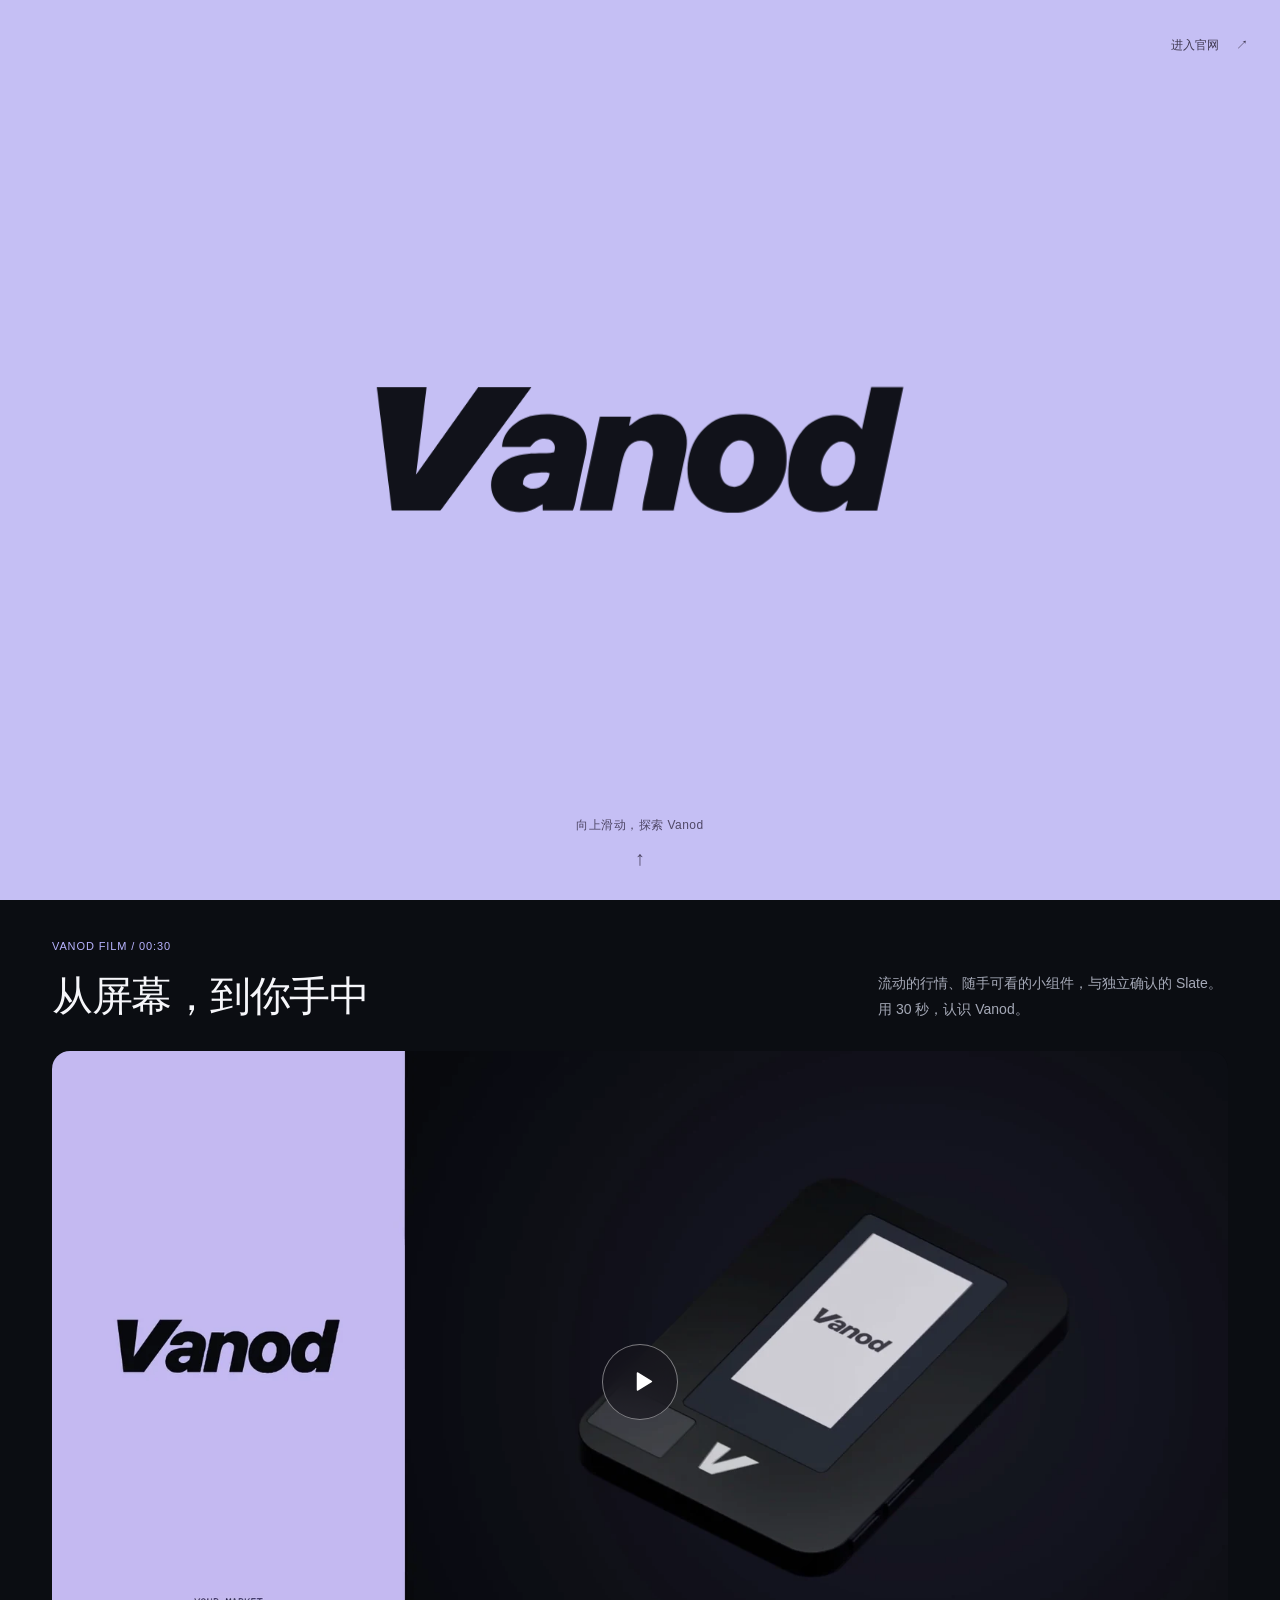
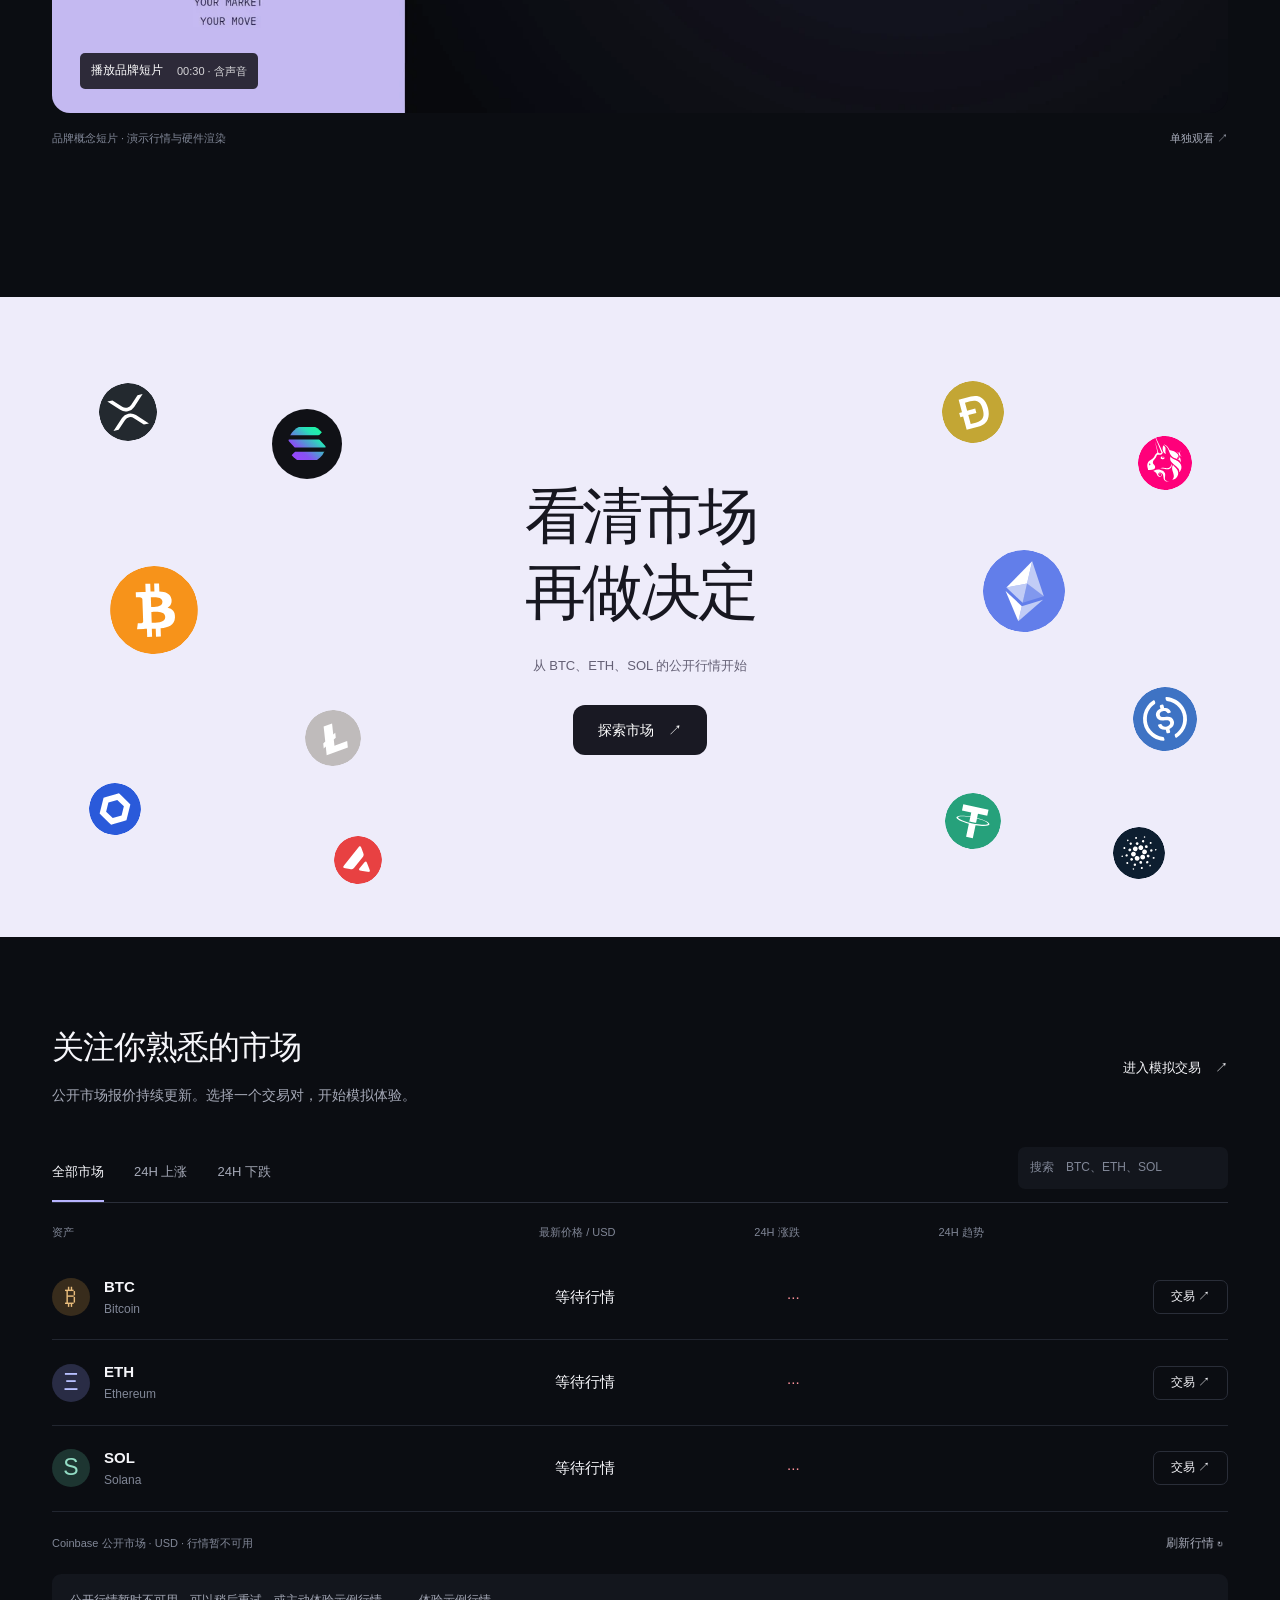
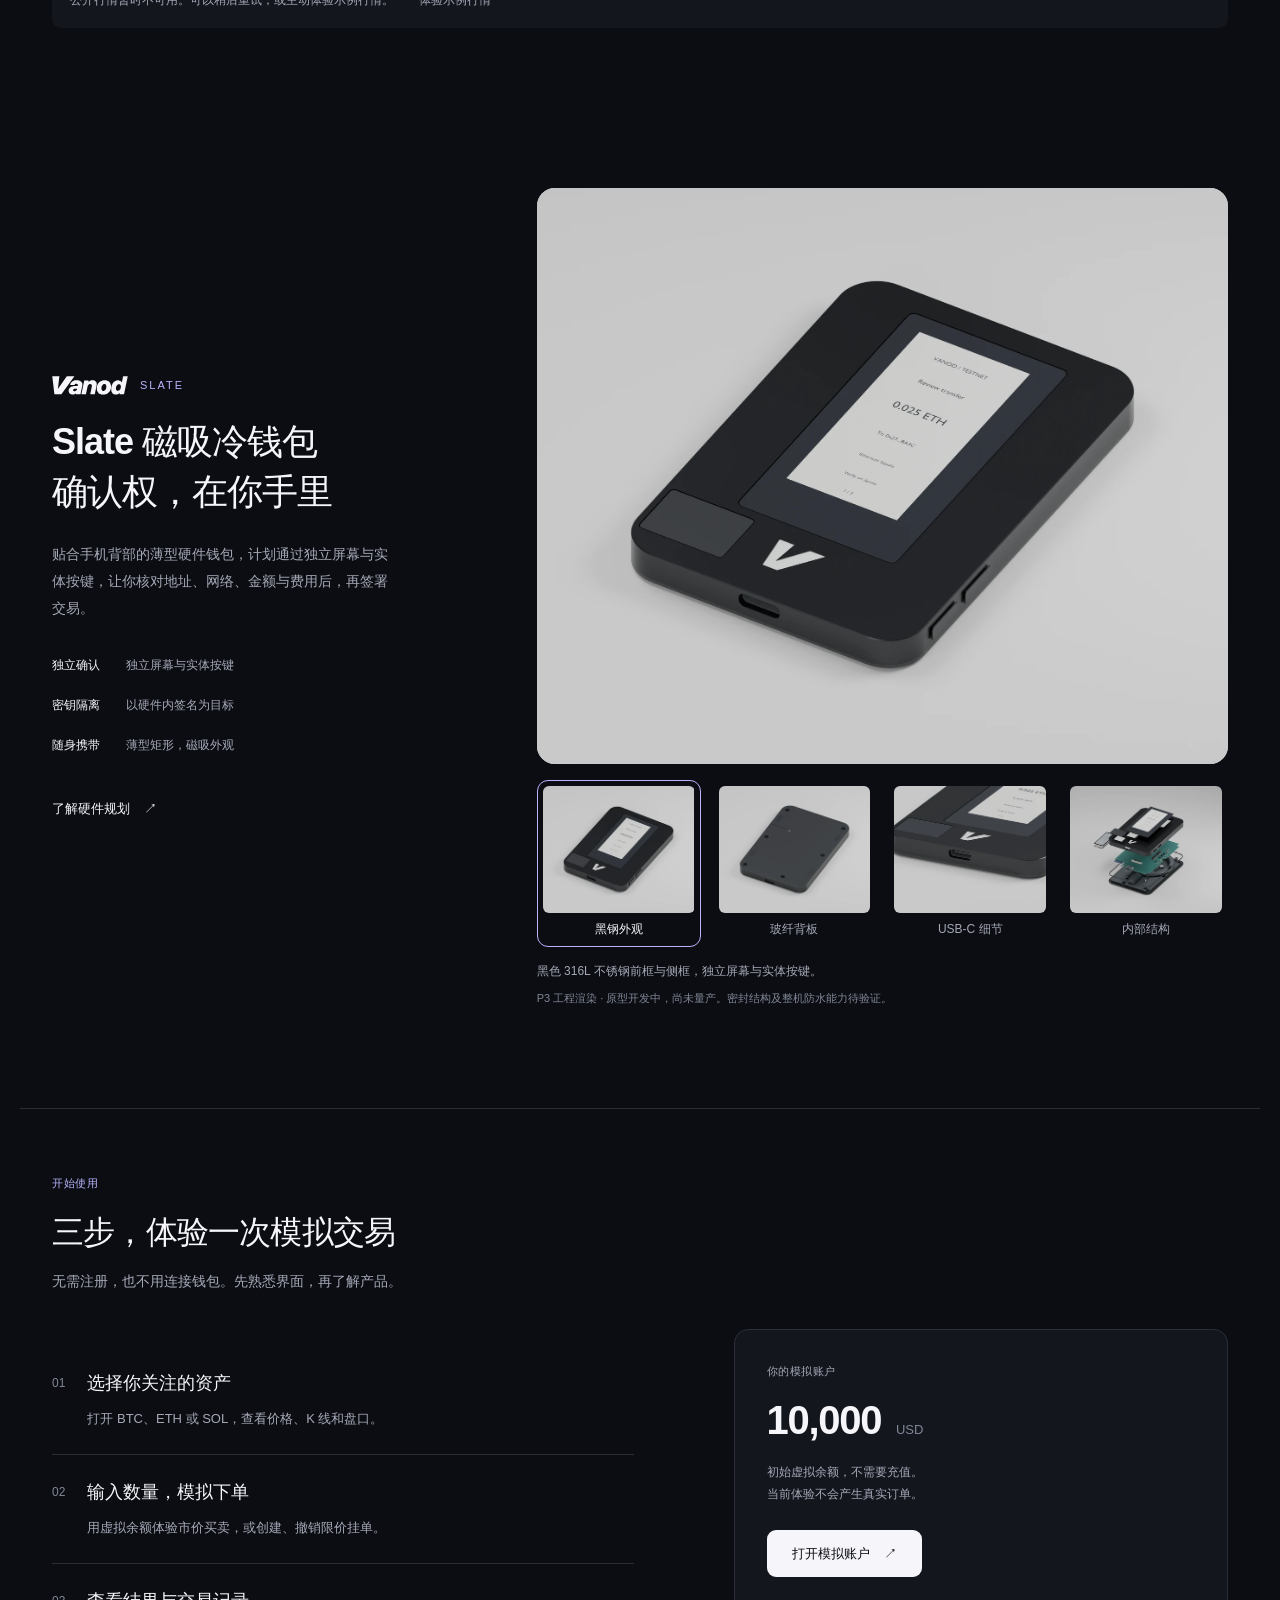
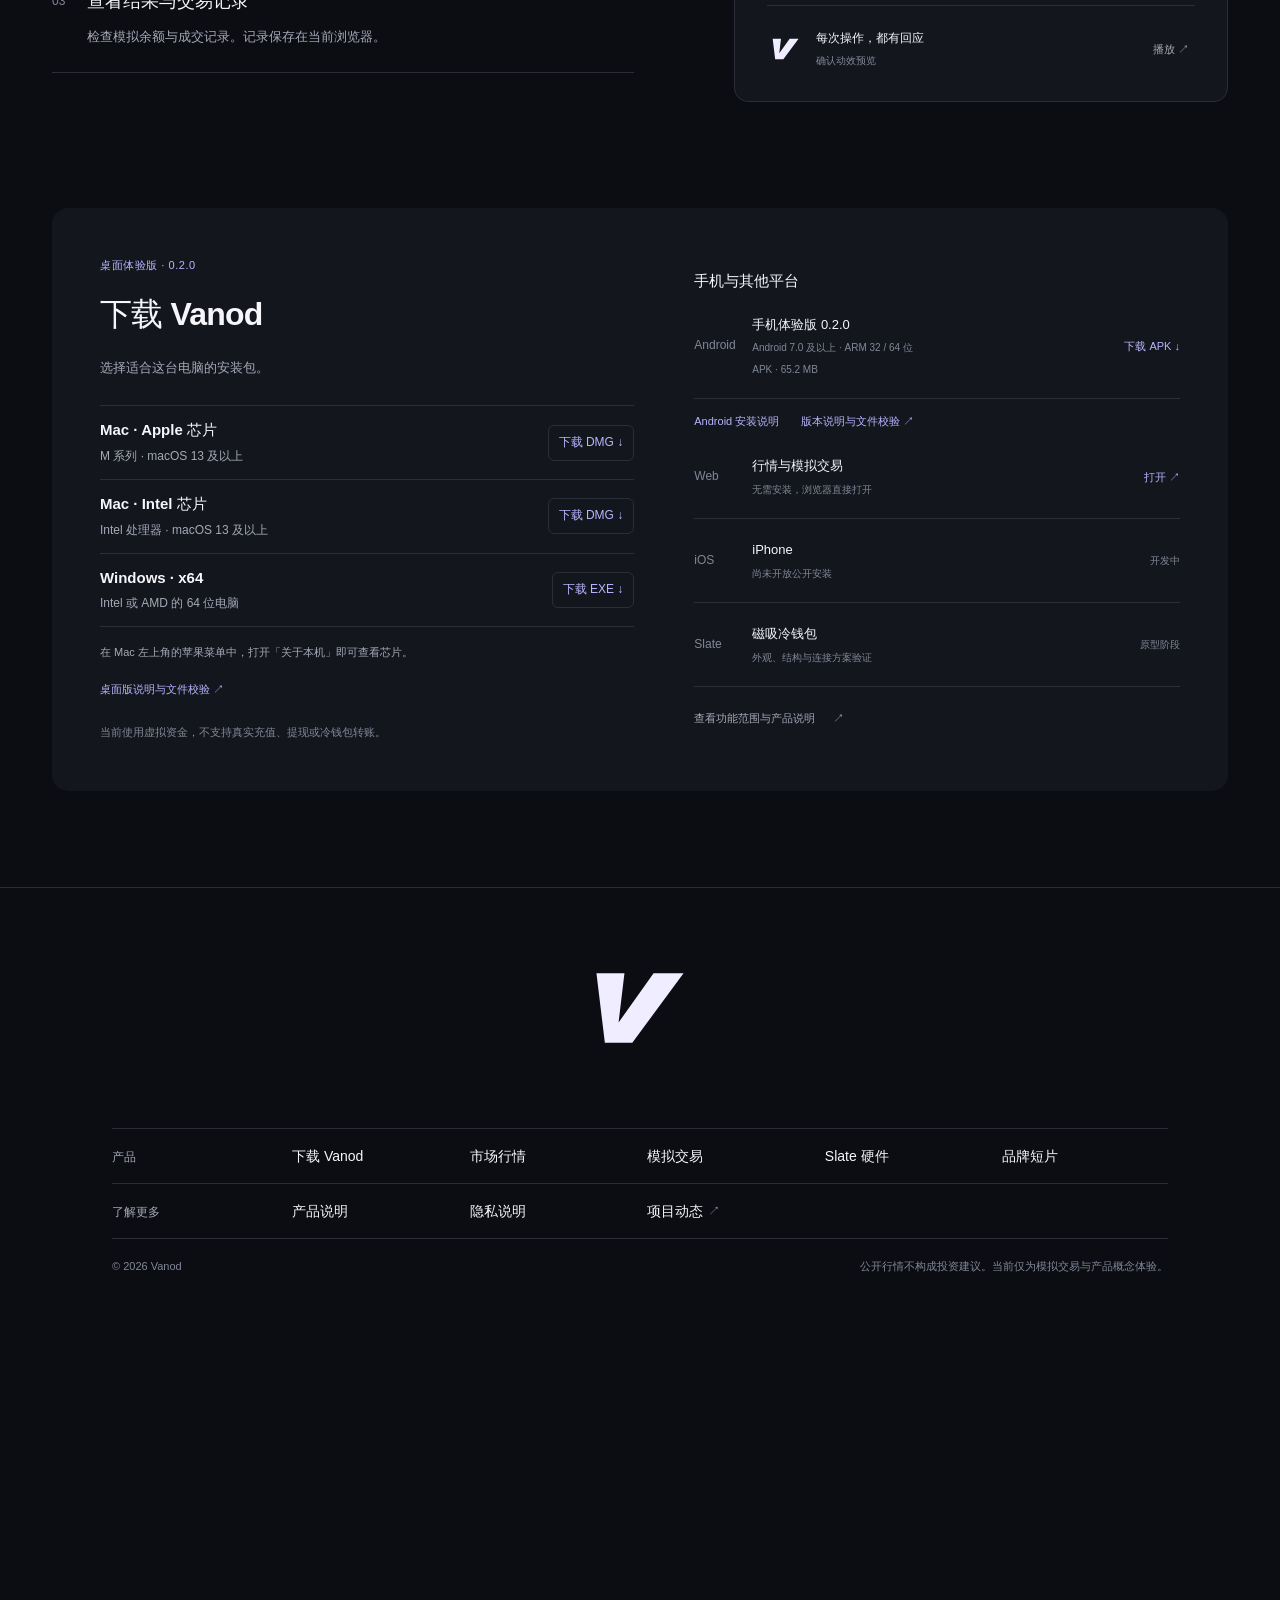
<file: public/index.html>
<!doctype html>
<html lang="zh-CN">
<head>
  <meta charset="utf-8"><meta name="viewport" content="width=device-width,initial-scale=1">
  <title>Vanod | 交易软件与磁吸冷钱包</title>
  <meta name="description" content="探索 Vanod：公开现货行情、专业模拟交易与 Slate 磁吸硬件钱包概念。">
  <meta name="theme-color" content="#0b0d12"><link rel="canonical" href="https://calibg.github.io/vanod/">
  <meta property="og:title" content="Vanod | 交易软件与磁吸冷钱包"><meta property="og:description" content="公开行情、模拟交易，与独立的硬件钱包。探索 Vanod。"><meta property="og:type" content="website"><meta property="og:url" content="https://calibg.github.io/vanod/"><meta property="og:image" content="https://calibg.github.io/vanod/assets/social-cover.png?v=brand-2">
  <link rel="icon" href="assets/favicon.svg?v=brand-2" type="image/svg+xml"><link rel="stylesheet" href="assets/base.css?v=brand-2"><link rel="stylesheet" href="site.css?v=scroll-perf-20261106">
  <script>
    function bypassVanodIntro(){document.documentElement.classList.remove('has-intro');document.documentElement.dataset.introBypassed='true';var page=document.querySelector('[data-site-page]');if(page)page.inert=false;}
    if(!matchMedia('(prefers-reduced-motion: reduce)').matches){document.documentElement.classList.add('has-intro');setTimeout(function(){if(!document.querySelector('.intro-ready'))bypassVanodIntro();},6000);}
  </script>
  <script type="module" src="assets/site-motion.js?v=compositor-scroll-20261107" onerror="bypassVanodIntro()"></script>
  <script type="module" src="assets/site.js?v=visible-market-20261106"></script>
  <script type="module" src="assets/hardware-gallery.js?v=slate-p3-20261101"></script>
  <link rel="stylesheet" href="assets/market-burst.css?v=20261102-1">
  <script type="module" src="assets/market-burst.js?v=intro-perf-20261105"></script>
  <link rel="stylesheet" href="assets/film/brand-film.css?v=20261103-v4">
  <script type="module" src="assets/film/brand-film.js?v=20261103-v4"></script>
</head>
<body>
<section class="intro-overlay" data-aperture-intro role="region" aria-label="Vanod 全屏开场" tabindex="-1">
  <div class="intro-artboard" data-intro-artboard aria-hidden="true">
  <div class="intro-veil" data-intro-planes aria-hidden="true"></div>
  <div class="intro-veil intro-wash" data-intro-wash aria-hidden="true"></div>
  <div class="intro-glyph intro-mark-layer" data-intro-mark><svg viewBox="216 264 622 496" aria-hidden="true"><path d="M216 264H416L374 616L624 264H838L472 760H276Z" fill="#11121a"/></svg></div>
  <svg class="intro-letter-art" data-intro-letters viewBox="0 0 293.642 71.601" aria-hidden="true" focusable="false">
    <path class="intro-rest-v" d="M1 1H28.54032L22.75685 49.47097L57.18226 1H86.6504L36.25161 69.3H9.2621Z" fill="#11121a"/>
    <g data-intro-letter="a"><path d="M99.205 36.971 C101.353 30.651 95.276 27.98 90.158 30.296 C88.373 31.104 87.097 32.655 85.89 34.145 L70.389 34.145 C70.662 26.647 76.584 20.621 83.263 18.001 C93.295 14.066 113.337 15.183 116.737 27.856 C118.137 33.072 116.662 38.245 115.474 43.329 L113.899 50.624 C112.893 54.916 112.236 59.281 111.233 63.576 C110.768 65.568 110.454 67.467 109.579 69.338 L92.933 69.338 L92.837 65.802 C89.975 67.261 87.416 69.161 84.201 69.824 C64.612 73.861 56.475 49.844 73.685 40.886 C78.944 38.148 85.133 37.773 90.95 37.602 C93.7 37.521 96.523 37.667 99.205 36.971 Z M81.959 54.8 C87.606 60.286 96.026 55.83 96.75 48.562 C94.831 48.169 92.874 48.27 90.927 48.326 C86.294 48.457 81.846 49.083 81.959 54.8 Z" fill="#11121a"/></g>
    <g data-intro-letter="n"><path d="M165.44 69.324 L148.099 69.324 C148.337 64.111 149.852 58.969 151.014 53.907 L152.691 45.071 C153.284 42.085 154.364 39.122 153.931 36.03 C152.995 29.347 144.559 29.438 140.711 33.517 C136.98 37.472 135.831 47.542 134.695 52.938 L131.347 69.34 L113.476 69.34 L124.572 17.367 L141.831 17.367 L140.779 22.397 C142.835 21.306 144.463 19.571 146.516 18.449 C152.131 15.38 160.267 14.813 165.869 18.245 C169.56 20.506 171.873 24.105 172.559 28.338 C173.428 33.697 171.749 39.133 170.66 44.344 L165.44 69.324 Z" fill="#11121a"/></g>
    <g data-intro-letter="o"><path d="M204.398 70.039 C202.299 70.502 200.093 70.543 197.952 70.565 C184.493 70.701 173.921 62.528 173.173 48.629 C172.371 33.714 181.334 19.182 196.714 16.487 C200.961 15.743 207.074 15.672 211.243 16.794 C220.993 19.417 227.657 27.997 227.956 38.025 C228.034 40.627 228.109 43.299 227.693 45.877 C225.679 58.383 216.613 67.344 204.398 70.039 Z M197.488 56.033 C203.844 57.327 207.986 50.311 209.327 45.21 C210.662 40.135 210.169 31.716 203.669 30.569 C197.436 29.469 192.906 36.045 191.721 41.348 C190.548 46.595 190.875 54.686 197.488 56.033 Z" fill="#11121a"/></g>
    <g data-intro-letter="d"><path d="M269.762 24.322 L274.896 0.972 L292.705 0.972 L278.192 69.335 L260.493 69.335 L261.985 63.866 C259.202 65.475 257.228 67.812 254.096 68.918 C250.43 70.213 246.36 70.523 242.548 69.745 C235.728 68.352 230.638 62.842 229.303 56.011 C228.874 53.817 228.945 51.522 228.942 49.296 C228.928 40.663 231.076 31.703 236.849 25.011 C240.983 20.217 246.143 17.552 252.364 16.657 C260.346 15.509 265.044 18.096 269.762 24.322 Z M251.552 55.048 C257.223 57.993 262.615 52.07 264.623 47.348 C266.678 42.514 267.174 34.793 261.683 31.979 C255.705 28.915 250.68 34.789 248.532 39.653 C246.395 44.49 246.095 52.213 251.552 55.048 Z" fill="#11121a"/></g>
  </svg>
  </div>
  <a class="intro-skip" href="#home" data-intro-skip>进入官网 <span aria-hidden="true">↗</span></a>
  <p class="intro-hint">向上滑动，探索 Vanod <span aria-hidden="true">↑</span></p>
</section>
<div class="intro-scroll" data-intro-scroll>
<div class="site-page" id="home" data-site-page>
<a class="skip-link" href="#markets">跳到主要内容</a>
<header class="site-header"><div class="header-inner">
  <a class="brand" href="./" aria-label="Vanod 首页"><img class="wordmark-image brand-wordmark" src="assets/wordmark.svg?v=brand-2" width="112" alt="Vanod"></a>
  <nav class="main-nav" id="main-nav" aria-label="主导航"><a href="#overview">产品</a><a href="#markets">实时行情</a><a href="#wallet">Slate 冷钱包</a><a href="#download">下载 App</a></nav>
  <a class="button primary small nav-action" href="#download">下载 Vanod <span aria-hidden="true">↓</span></a>
  <button class="menu-toggle" id="menu-toggle" aria-expanded="false" aria-controls="main-nav">菜单</button>
</div></header>
<main id="main">
<section class="hero container">
  <div class="hero-copy"><p class="hero-category">交易软件与磁吸冷钱包</p><h1>清晰的交易界面<br><span>独立的资产确认</span></h1><p>Vanod 正在把市场行情、交易操作与 Slate 磁吸冷钱包连接起来，让你从看清市场，到亲手确认每一笔。</p><div class="hero-actions"><a class="button primary" href="#download">下载 Vanod <span aria-hidden="true">↓</span></a><a class="text-link" href="trade.html">体验网页版 <span aria-hidden="true">↗</span></a></div><p class="hero-availability">Mac、Windows、Android 与网页版已开放 · 真实行情，虚拟资金</p></div>
  <div class="hero-market-art">
  <div class="market-preview" aria-label="Bitcoin 公开行情预览"><div class="preview-heading"><div class="asset-identity"><span class="coin btc">₿</span><div><strong>Bitcoin <span>BTC</span></strong><small>BTC / USD</small></div></div><span class="source-badge" id="hero-source">连接行情</span></div><div class="preview-price"><strong id="hero-price">···</strong><span id="hero-change"></span></div><div class="chart-topline"><span>过去 24 小时</span><span>1H K 线</span></div><div class="hero-chart" id="hero-chart"><span class="chart-loading">正在读取公开市场</span></div><div class="preview-bottom"><div><span>24H 最高</span><strong id="hero-high">···</strong></div><div><span>24H 最低</span><strong id="hero-low">···</strong></div><a href="trade.html?pair=BTC-USD" aria-label="打开 BTC 模拟交易">进入交易 <span aria-hidden="true">↗</span></a></div></div>
  </div>
</section>
<section class="product-summary container" id="overview" aria-label="Vanod 产品概览">
  <article><span class="summary-label">市场</span><h2>实时行情</h2><p>BTC、ETH、SOL 报价与走势，来自公开市场。</p><span class="availability available">已开放</span></article>
  <article><span class="summary-label">交易</span><h2>先用虚拟资金体验</h2><p>市价买卖、限价挂单与撤单，在浏览器里完成。</p><span class="availability available">已开放</span></article>
  <article><span class="summary-label">钱包</span><h2>在独立设备上确认</h2><p>Slate 磁吸冷钱包，面向离线签名与硬件确认设计。</p><span class="availability">原型开发中</span></article>
</section>
<section class="brand-film container" id="brand-film" aria-labelledby="brand-film-title">
  <div class="brand-film-heading"><div><span class="section-kicker">VANOD FILM / 00:30</span><h2 id="brand-film-title">从屏幕，到你手中</h2></div><p>流动的行情、随手可看的小组件，与独立确认的 Slate。用 30 秒，认识 Vanod。</p></div>
  <div class="brand-film-player" data-brand-film>
    <video controls playsinline preload="none" width="1920" height="1080" poster="assets/film/vanod-brand-film-v4-poster.webp" aria-label="Vanod 品牌短片，30 秒，含音乐与音效">
      <source src="assets/film/vanod-brand-film-v4.mp4" type="video/mp4">
      <track kind="captions" src="assets/film/vanod-brand-film-zh.vtt" srclang="zh-CN" label="中文字幕">
      <track kind="captions" src="assets/film/vanod-brand-film-en.vtt" srclang="en" label="English captions">
      <a href="assets/film/vanod-brand-film-v4.mp4">打开 Vanod 品牌短片</a>
    </video>
    <button class="brand-film-play" type="button" data-film-play hidden aria-label="播放 Vanod 品牌短片，含声音">
      <span class="brand-film-play-icon" aria-hidden="true"><svg viewBox="0 0 24 24"><path d="M6 3.5a1 1 0 0 1 1.5-.86l14 8.5a1 1 0 0 1 0 1.72l-14 8.5A1 1 0 0 1 6 20.5Z"/></svg></span>
      <span class="brand-film-play-label">播放品牌短片 <small>00:30 · 含声音</small></span>
    </button>
  </div>
  <p class="brand-film-error" data-film-error hidden>视频暂时无法播放，<a href="assets/film/vanod-brand-film-v4.mp4">在独立窗口打开</a>。</p>
  <div class="brand-film-caption"><span>品牌概念短片 · 演示行情与硬件渲染</span><a href="assets/film/vanod-brand-film-v4.mp4" target="_blank" rel="noopener noreferrer">单独观看 ↗</a></div>
</section>
<section class="market-burst" id="explore-markets" data-market-burst aria-labelledby="market-burst-title">
  <div class="market-burst-stage">
    <div class="market-burst-coins" aria-hidden="true">
      <img class="burst-coin burst-btc" src="assets/coins/btc.svg" alt="" width="88" height="88" decoding="async" draggable="false">
      <img class="burst-coin burst-sol" src="assets/coins/sol-mark.svg" alt="" width="70" height="70" decoding="async" draggable="false">
      <img class="burst-coin burst-xrp" src="assets/coins/xrp.svg" alt="" width="58" height="58" decoding="async" draggable="false">
      <img class="burst-coin burst-link" src="assets/coins/link.svg" alt="" width="52" height="52" decoding="async" draggable="false">
      <img class="burst-coin burst-ltc" src="assets/coins/ltc.svg" alt="" width="56" height="56" decoding="async" draggable="false">
      <img class="burst-coin burst-avax" src="assets/coins/avax.svg" alt="" width="48" height="48" decoding="async" draggable="false">
      <img class="burst-coin burst-eth" src="assets/coins/eth.svg" alt="" width="82" height="82" decoding="async" draggable="false">
      <img class="burst-coin burst-usdc" src="assets/coins/usdc.svg" alt="" width="64" height="64" decoding="async" draggable="false">
      <img class="burst-coin burst-doge" src="assets/coins/doge.svg" alt="" width="62" height="62" decoding="async" draggable="false">
      <img class="burst-coin burst-usdt" src="assets/coins/usdt.svg" alt="" width="56" height="56" decoding="async" draggable="false">
      <img class="burst-coin burst-ada" src="assets/coins/ada.svg" alt="" width="52" height="52" decoding="async" draggable="false">
      <img class="burst-coin burst-uni" src="assets/coins/uni.svg" alt="" width="54" height="54" decoding="async" draggable="false">
    </div>
    <div class="market-burst-copy">
      <h2 id="market-burst-title">看清市场<br>再做决定</h2>
      <p>从 BTC、ETH、SOL 的公开行情开始</p>
      <a class="button" href="#markets">探索市场 <span aria-hidden="true">↗</span></a>
    </div>
  </div>
</section>
<section class="markets-section container" id="markets">
  <div class="section-top"><div><h2>关注你熟悉的市场</h2><p>公开市场报价持续更新。选择一个交易对，开始模拟体验。</p></div><a class="text-link" href="trade.html">进入模拟交易 <span aria-hidden="true">↗</span></a></div>
  <div class="market-toolbar"><div class="market-filter" role="group" aria-label="市场筛选"><button class="active" data-filter="all" aria-pressed="true">全部市场</button><button data-filter="positive" aria-pressed="false">24H 上涨</button><button data-filter="negative" aria-pressed="false">24H 下跌</button></div><label class="market-search"><span>搜索</span><input id="market-search" type="search" placeholder="BTC、ETH、SOL" autocomplete="off" aria-label="搜索市场"></label></div>
  <div class="table-scroll"><table class="market-table"><thead><tr><th scope="col">资产</th><th scope="col">最新价格 / USD</th><th scope="col">24H 涨跌</th><th scope="col">24H 趋势</th><th scope="col"><span class="sr-only">操作</span></th></tr></thead><tbody id="market-rows"><tr><td colspan="5" class="loading-row">正在读取 BTC、ETH、SOL 行情…</td></tr></tbody></table></div>
  <div class="market-status"><p id="market-status" role="status">Coinbase 公开市场 · 正在连接</p><button id="refresh-markets">刷新行情 <span aria-hidden="true">↻</span></button></div><div class="market-error" id="market-error" hidden><span>公开行情暂时不可用。可以稍后重试，或主动体验示例行情。</span><button id="use-demo">体验示例行情</button></div>
</section>
<section class="wallet-section container" id="wallet">
  <div class="wallet-copy"><span class="eyebrow"><img class="wordmark-image" src="assets/wordmark.svg?v=brand-2" alt="Vanod" width="76"> SLATE</span><h2>Slate 磁吸冷钱包<br>确认权，在你手里</h2><p>贴合手机背部的薄型硬件钱包，计划通过独立屏幕与实体按键，让你核对地址、网络、金额与费用后，再签署交易。</p><dl class="wallet-points"><div><dt>独立确认</dt><dd>独立屏幕与实体按键</dd></div><div><dt>密钥隔离</dt><dd>以硬件内签名为目标</dd></div><div><dt>随身携带</dt><dd>薄型矩形，磁吸外观</dd></div></dl><a class="text-link" href="about.html#hardware">了解硬件规划 <span aria-hidden="true">↗</span></a></div><figure class="hardware-figure" data-hardware-gallery>
    <div class="hardware-stage" id="hardware-stage">
      <img id="hardware-image" src="assets/hardware/slate-p3-front.webp" alt="Vanod Slate P3 正面工程渲染，黑钢机身、独立屏幕及实体按键" width="1600" height="1333" loading="lazy" decoding="async">
    </div>
    <nav class="hardware-views" aria-label="Slate 硬件视角">
      <a href="assets/hardware/slate-p3-front.webp" data-hardware-view data-caption="黑色 316L 不锈钢前框与侧框，独立屏幕与实体按键。" data-alt="Vanod Slate P3 正面工程渲染，黑钢机身、独立屏幕及实体按键" aria-controls="hardware-stage" aria-label="查看黑钢外观" aria-current="true"><img src="assets/hardware/slate-p3-front-thumb.webp" alt="" width="320" height="267" loading="lazy" decoding="async"><span>黑钢外观</span></a>
      <a href="assets/hardware/slate-p3-back.webp" data-hardware-view data-caption="玻璃纤维复合背板，磁吸阵列置于背板内侧。" data-alt="Vanod Slate P3 背部工程渲染，玻璃纤维复合背板与紧固位置" aria-controls="hardware-stage" aria-label="查看玻纤背板"><img src="assets/hardware/slate-p3-back-thumb.webp" alt="" width="320" height="267" loading="lazy" decoding="async"><span>玻纤背板</span></a>
      <a href="assets/hardware/slate-p3-usb-c.webp" data-hardware-view data-caption="底部 USB-C 开口与黑钢边框，接口密封结构正在验证。" data-alt="Vanod Slate P3 底部 USB-C 接口、V 标志和黑钢边框细节" aria-controls="hardware-stage" aria-label="查看USB-C 细节"><img src="assets/hardware/slate-p3-usb-c-thumb.webp" alt="" width="320" height="267" loading="lazy" decoding="async"><span>USB-C 细节</span></a>
      <a href="assets/hardware/slate-p3-exploded.webp" data-hardware-view data-caption="屏幕、电池、PCB 与磁吸阵列的分层布局。" data-alt="Vanod Slate P3 爆炸结构渲染，展示屏幕、电池、PCB、密封圈和磁吸阵列" aria-controls="hardware-stage" aria-label="查看内部结构"><img src="assets/hardware/slate-p3-exploded-thumb.webp" alt="" width="320" height="267" loading="lazy" decoding="async"><span>内部结构</span></a>
    </nav>
    <figcaption><span class="hardware-detail" id="hardware-detail" aria-live="polite">黑色 316L 不锈钢前框与侧框，独立屏幕与实体按键。</span><span>P3 工程渲染 · 原型开发中，尚未量产。密封结构及整机防水能力待验证。</span></figcaption>
  </figure>
</section>

<section class="experience-section container" id="experience">
  <div class="section-heading"><span class="section-kicker">开始使用</span><h2>三步，体验一次模拟交易</h2><p>无需注册，也不用连接钱包。先熟悉界面，再了解产品。</p></div>
  <div class="experience-grid">
    <div class="workflow-list">
      <article><span>01</span><div><h3>选择你关注的资产</h3><p>打开 BTC、ETH 或 SOL，查看价格、K 线和盘口。</p></div></article>
      <article><span>02</span><div><h3>输入数量，模拟下单</h3><p>用虚拟余额体验市价买卖，或创建、撤销限价挂单。</p></div></article>
      <article><span>03</span><div><h3>查看结果与交易记录</h3><p>检查模拟余额与成交记录。记录保存在当前浏览器。</p></div></article>
    </div>
    <aside class="quickstart-panel" aria-label="模拟账户说明">
      <span class="section-kicker">你的模拟账户</span><p class="virtual-balance">10,000 <span>USD</span></p><p class="quickstart-note">初始虚拟余额，不需要充值。<br>当前体验不会产生真实订单。</p>
      <a class="button primary" href="trade.html">打开模拟账户 <span aria-hidden="true">↗</span></a>
      <div class="confirmation-preview"><svg id="brand-motion" viewBox="80 80 864 864" role="img" aria-label="Vanod 操作确认动效"><path id="motion-path" d="M216 264H416L374 616L624 264H838L472 760H276Z" fill="currentColor"/></svg><div><strong id="motion-label" aria-live="polite">每次操作，都有回应</strong><span>确认动效预览</span></div><button type="button" id="play-motion" aria-label="播放确认动效">播放 <span aria-hidden="true">↗</span></button></div>
    </aside>
  </div>
</section>
<section class="download-section container" id="download" aria-labelledby="download-title"><div class="download-inner">
  <div class="download-copy">
    <span class="section-kicker">桌面体验版 · 0.2.0</span>
    <h2 id="download-title">下载 Vanod</h2>
    <p>选择适合这台电脑的安装包。</p>
    <div class="desktop-installers">
      <a class="installer" href="https://github.com/CaliBG/vanod/releases/download/desktop-v0.2.0/Vanod-0.2.0-macOS-arm64.dmg">
        <span><strong>Mac · Apple 芯片</strong><small>M 系列 · macOS 13 及以上</small></span><span class="installer-action">下载 DMG <span aria-hidden="true">↓</span></span>
      </a>
      <a class="installer" href="https://github.com/CaliBG/vanod/releases/download/desktop-v0.2.0/Vanod-0.2.0-macOS-x64.dmg">
        <span><strong>Mac · Intel 芯片</strong><small>Intel 处理器 · macOS 13 及以上</small></span><span class="installer-action">下载 DMG <span aria-hidden="true">↓</span></span>
      </a>
      <a class="installer" href="https://github.com/CaliBG/vanod/releases/download/desktop-v0.2.0/Vanod-0.2.0-Windows-x64-Setup.exe">
        <span><strong>Windows · x64</strong><small>Intel 或 AMD 的 64 位电脑</small></span><span class="installer-action">下载 EXE <span aria-hidden="true">↓</span></span>
      </a>
    </div>
    <p class="download-meta">在 Mac 左上角的苹果菜单中，打开「关于本机」即可查看芯片。</p>
    <div class="download-help"><a href="https://github.com/CaliBG/vanod/releases/tag/desktop-v0.2.0" target="_blank" rel="noopener noreferrer">桌面版说明与文件校验 ↗</a></div>
    <p class="download-scope">当前使用虚拟资金，不支持真实充值、提现或冷钱包转账。</p>
  </div>
  <div class="release-list">
    <h3 class="platform-heading">手机与其他平台</h3>
    <div><span class="release-name">Android</span><span><strong>手机体验版 0.2.0</strong><small>Android 7.0 及以上 · ARM 32 / 64 位</small><small data-android-size>APK · 65.2 MB</small></span><a class="release-open" href="https://github.com/CaliBG/vanod/releases/download/android-v0.2.0-preview.1/Vanod-0.2.0-preview.1-android.apk" aria-label="下载 Vanod 0.2.0 Android 体验版 APK">下载 APK <span aria-hidden="true">↓</span></a></div>
    <aside class="download-help mobile-help" aria-label="Android 安装帮助"><a href="about.html#android">Android 安装说明</a><a href="https://github.com/CaliBG/vanod/releases/tag/android-v0.2.0-preview.1" target="_blank" rel="noopener noreferrer">版本说明与文件校验 ↗</a></aside>
    <div><span class="release-name">Web</span><span><strong>行情与模拟交易</strong><small>无需安装，浏览器直接打开</small></span><a class="release-open" href="trade.html">打开 ↗</a></div>
    <div><span class="release-name">iOS</span><span><strong>iPhone</strong><small>尚未开放公开安装</small></span><span class="availability">开发中</span></div>
    <div><span class="release-name">Slate</span><span><strong>磁吸冷钱包</strong><small>外观、结构与连接方案验证</small></span><span class="availability">原型阶段</span></div>
    <a href="about.html" class="release-details">查看功能范围与产品说明 <span aria-hidden="true">↗</span></a>
  </div>
</div></section>
</main>
<footer class="site-footer" id="footer">
  <div class="container footer-shell">
    <div class="footer-main">
      <div class="footer-brand" data-scroll-motion="reveal">
        <div class="frame-stage footer-motion" data-motion-stage tabindex="0" role="group" aria-label="Vanod 品牌标志，随页面滚动展开或收回" aria-describedby="signature-help">
          <img data-motion-poster src="assets/motion/brand-lockup-rest.webp" alt="Vanod" width="1280" height="600" loading="lazy">
        </div>
        <span class="sr-only" id="signature-help" data-motion-hint>向下滚动展开，向上滚动收回。也可左右拖动或使用左右方向键，Home 回到 V，End 显示完整字标。</span>
      </div>
      <nav class="footer-group footer-products" aria-labelledby="footer-products-title">
        <h2 id="footer-products-title">产品</h2>
        <ul>
          <li><a href="#download">下载 Vanod</a></li>
          <li><a href="#markets">市场行情</a></li>
          <li><a href="trade.html">模拟交易</a></li>
          <li><a href="#wallet">Slate 硬件</a></li>
          <li><a href="#brand-film">品牌短片</a></li>
        </ul>
      </nav>
      <nav class="footer-group footer-resources" aria-labelledby="footer-resources-title">
        <h2 id="footer-resources-title">了解更多</h2>
        <ul>
          <li><a href="about.html">产品说明</a></li>
          <li><a href="about.html#privacy">隐私说明</a></li>
          <li><a href="https://github.com/CaliBG/vanod" target="_blank" rel="noopener noreferrer">项目动态 <span aria-hidden="true">↗</span></a></li>
        </ul>
      </nav>
    </div>
    <div class="footer-bottom">
      <span>© 2026 Vanod</span>
      <span>公开行情不构成投资建议。当前仅为模拟交易与产品概念体验。</span>
    </div>
  </div>
</footer>
</div>
<div class="intro-runway" data-intro-runway aria-hidden="true"></div>
</div>
<noscript><p class="container">请启用 JavaScript 查看行情和交互；产品介绍仍可直接阅读。</p></noscript>
</body></html>
</file>
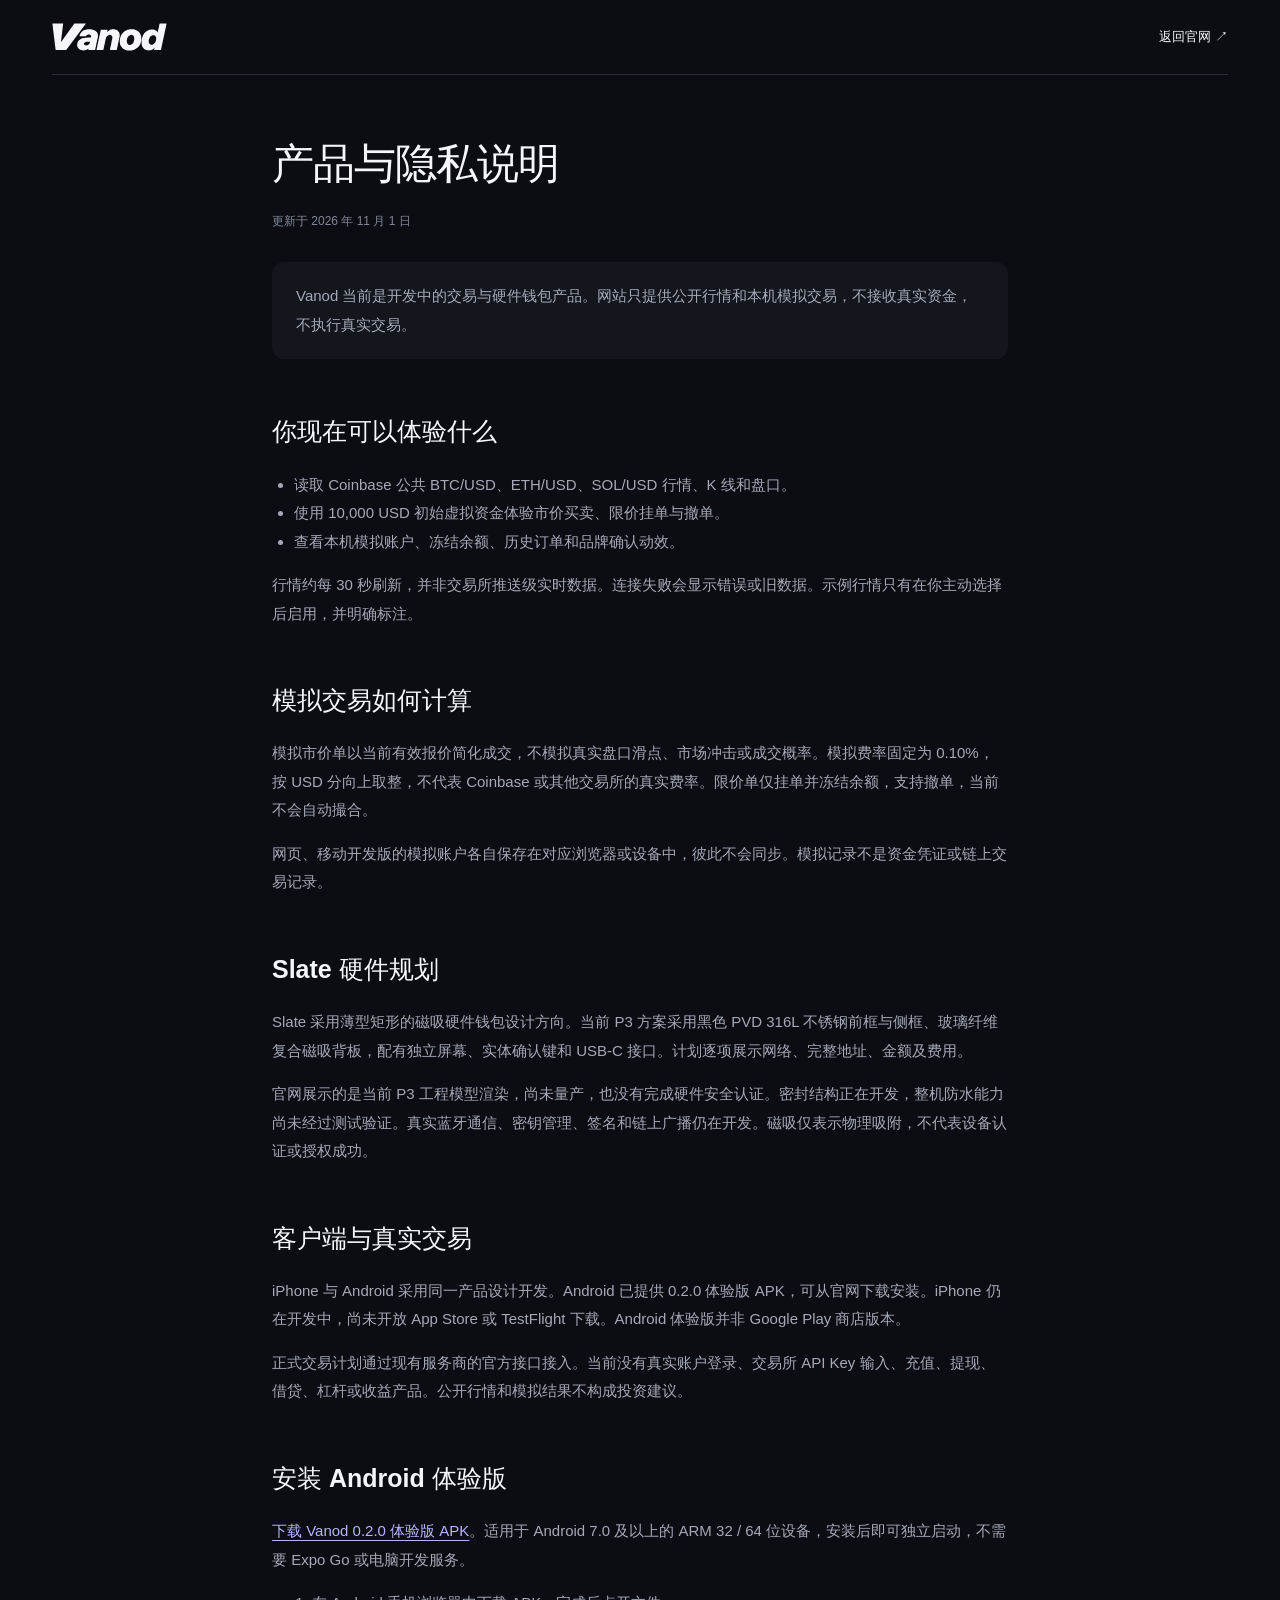
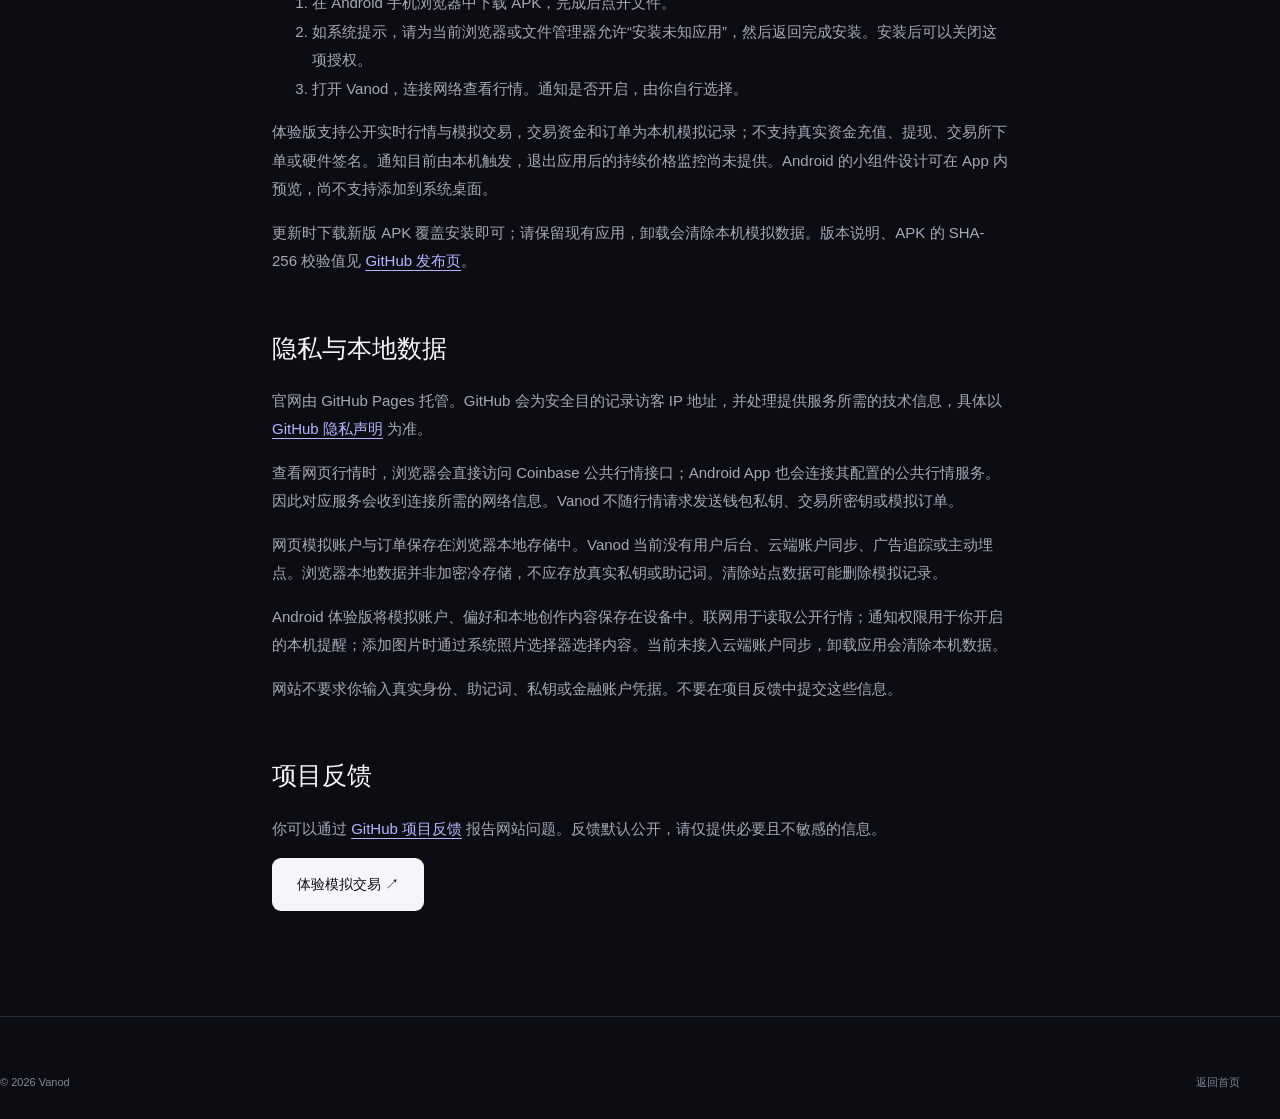
<file: public/about.html>
<!doctype html><html lang="zh-CN"><head><meta charset="utf-8"><meta name="viewport" content="width=device-width,initial-scale=1"><title>产品与隐私说明 | Vanod</title><meta name="description" content="Vanod 当前开放功能、模拟交易规则、Slate 硬件规划与隐私说明。"><meta name="theme-color" content="#0b0d12"><link rel="icon" href="assets/favicon.svg?v=brand-2"><link rel="stylesheet" href="assets/base.css?v=brand-2"><style>.document{max-width:800px;padding-block:62px 90px}.document h1{font-size:42px;line-height:1.3;letter-spacing:-1px;margin:0 0 18px}.document h2{font-size:25px;font-weight:600;margin:52px 0 18px}.document p,.document li{color:var(--muted);font-size:15px;line-height:1.9}.document a:not(.button){color:var(--accent);text-decoration:underline;text-underline-offset:4px}.document ul{padding-left:22px}.document .meta{font-size:12px;color:var(--dim)}.document .notice{padding:20px 24px;background:var(--surface);border-radius:12px;margin-block:30px}.document .notice p{margin:0}.document img{width:120px}.simple-header{display:flex;justify-content:space-between;align-items:center;padding:23px 0;border-bottom:1px solid var(--line);gap:20px}.simple-header a:last-child{font-size:13px}.document section{scroll-margin-top:30px}@media(max-width:600px){.document{padding-block:38px 60px}.document h1{font-size:34px}}</style></head><body><div class="container"><header class="simple-header"><a href="index.html" aria-label="Vanod 首页"><img class="wordmark-image" src="assets/wordmark.svg?v=brand-2" width="115" alt="Vanod"></a><a href="index.html">返回官网 ↗</a></header></div><main class="container document"><h1>产品与隐私说明</h1><p class="meta">更新于 2026 年 11 月 1 日</p><div class="notice"><p>Vanod 当前是开发中的交易与硬件钱包产品。网站只提供公开行情和本机模拟交易，不接收真实资金，不执行真实交易。</p></div><section><h2>你现在可以体验什么</h2><ul><li>读取 Coinbase 公共 BTC/USD、ETH/USD、SOL/USD 行情、K 线和盘口。</li><li>使用 10,000 USD 初始虚拟资金体验市价买卖、限价挂单与撤单。</li><li>查看本机模拟账户、冻结余额、历史订单和品牌确认动效。</li></ul><p>行情约每 30 秒刷新，并非交易所推送级实时数据。连接失败会显示错误或旧数据。示例行情只有在你主动选择后启用，并明确标注。</p></section><section><h2>模拟交易如何计算</h2><p>模拟市价单以当前有效报价简化成交，不模拟真实盘口滑点、市场冲击或成交概率。模拟费率固定为 0.10%，按 USD 分向上取整，不代表 Coinbase 或其他交易所的真实费率。限价单仅挂单并冻结余额，支持撤单，当前不会自动撮合。</p><p>网页、移动开发版的模拟账户各自保存在对应浏览器或设备中，彼此不会同步。模拟记录不是资金凭证或链上交易记录。</p></section><section id="hardware"><h2>Slate 硬件规划</h2><p>Slate 采用薄型矩形的磁吸硬件钱包设计方向。当前 P3 方案采用黑色 PVD 316L 不锈钢前框与侧框、玻璃纤维复合磁吸背板，配有独立屏幕、实体确认键和 USB-C 接口。计划逐项展示网络、完整地址、金额及费用。</p><p>官网展示的是当前 P3 工程模型渲染，尚未量产，也没有完成硬件安全认证。密封结构正在开发，整机防水能力尚未经过测试验证。真实蓝牙通信、密钥管理、签名和链上广播仍在开发。磁吸仅表示物理吸附，不代表设备认证或授权成功。</p></section><section><h2>客户端与真实交易</h2><p>iPhone 与 Android 采用同一产品设计开发。Android 已提供 0.2.0 体验版 APK，可从官网下载安装。iPhone 仍在开发中，尚未开放 App Store 或 TestFlight 下载。Android 体验版并非 Google Play 商店版本。</p><p>正式交易计划通过现有服务商的官方接口接入。当前没有真实账户登录、交易所 API Key 输入、充值、提现、借贷、杠杆或收益产品。公开行情和模拟结果不构成投资建议。</p></section><section id="android"><h2>安装 Android 体验版</h2><p><a href="https://github.com/CaliBG/vanod/releases/download/android-v0.2.0-preview.1/Vanod-0.2.0-preview.1-android.apk">下载 Vanod 0.2.0 体验版 APK</a>。适用于 Android 7.0 及以上的 ARM 32 / 64 位设备，安装后即可独立启动，不需要 Expo Go 或电脑开发服务。</p><ol><li>在 Android 手机浏览器中下载 APK，完成后点开文件。</li><li>如系统提示，请为当前浏览器或文件管理器允许“安装未知应用”，然后返回完成安装。安装后可以关闭这项授权。</li><li>打开 Vanod，连接网络查看行情。通知是否开启，由你自行选择。</li></ol><p>体验版支持公开实时行情与模拟交易，交易资金和订单为本机模拟记录；不支持真实资金充值、提现、交易所下单或硬件签名。通知目前由本机触发，退出应用后的持续价格监控尚未提供。Android 的小组件设计可在 App 内预览，尚不支持添加到系统桌面。</p><p>更新时下载新版 APK 覆盖安装即可；请保留现有应用，卸载会清除本机模拟数据。版本说明、APK 的 SHA-256 校验值见 <a href="https://github.com/CaliBG/vanod/releases/tag/android-v0.2.0-preview.1" target="_blank" rel="noopener noreferrer">GitHub 发布页</a>。</p></section><section id="privacy"><h2>隐私与本地数据</h2><p>官网由 GitHub Pages 托管。GitHub 会为安全目的记录访客 IP 地址，并处理提供服务所需的技术信息，具体以 <a href="https://docs.github.com/en/site-policy/privacy-policies/github-general-privacy-statement" target="_blank" rel="noopener noreferrer">GitHub 隐私声明</a> 为准。</p><p>查看网页行情时，浏览器会直接访问 Coinbase 公共行情接口；Android App 也会连接其配置的公共行情服务。因此对应服务会收到连接所需的网络信息。Vanod 不随行情请求发送钱包私钥、交易所密钥或模拟订单。</p><p>网页模拟账户与订单保存在浏览器本地存储中。Vanod 当前没有用户后台、云端账户同步、广告追踪或主动埋点。浏览器本地数据并非加密冷存储，不应存放真实私钥或助记词。清除站点数据可能删除模拟记录。</p><p>Android 体验版将模拟账户、偏好和本地创作内容保存在设备中。联网用于读取公开行情；通知权限用于你开启的本机提醒；添加图片时通过系统照片选择器选择内容。当前未接入云端账户同步，卸载应用会清除本机数据。</p><p>网站不要求你输入真实身份、助记词、私钥或金融账户凭据。不要在项目反馈中提交这些信息。</p></section><section><h2>项目反馈</h2><p>你可以通过 <a href="https://github.com/CaliBG/vanod/issues" target="_blank" rel="noopener noreferrer">GitHub 项目反馈</a> 报告网站问题。反馈默认公开，请仅提供必要且不敏感的信息。</p></section><p><a class="button primary" href="trade.html">体验模拟交易 ↗</a></p></main><footer class="site-footer"><div class="container footer-bottom" style="border:0;margin:0;padding:0"><span>© 2026 Vanod</span><a href="index.html">返回首页</a></div></footer></body></html>
</file>
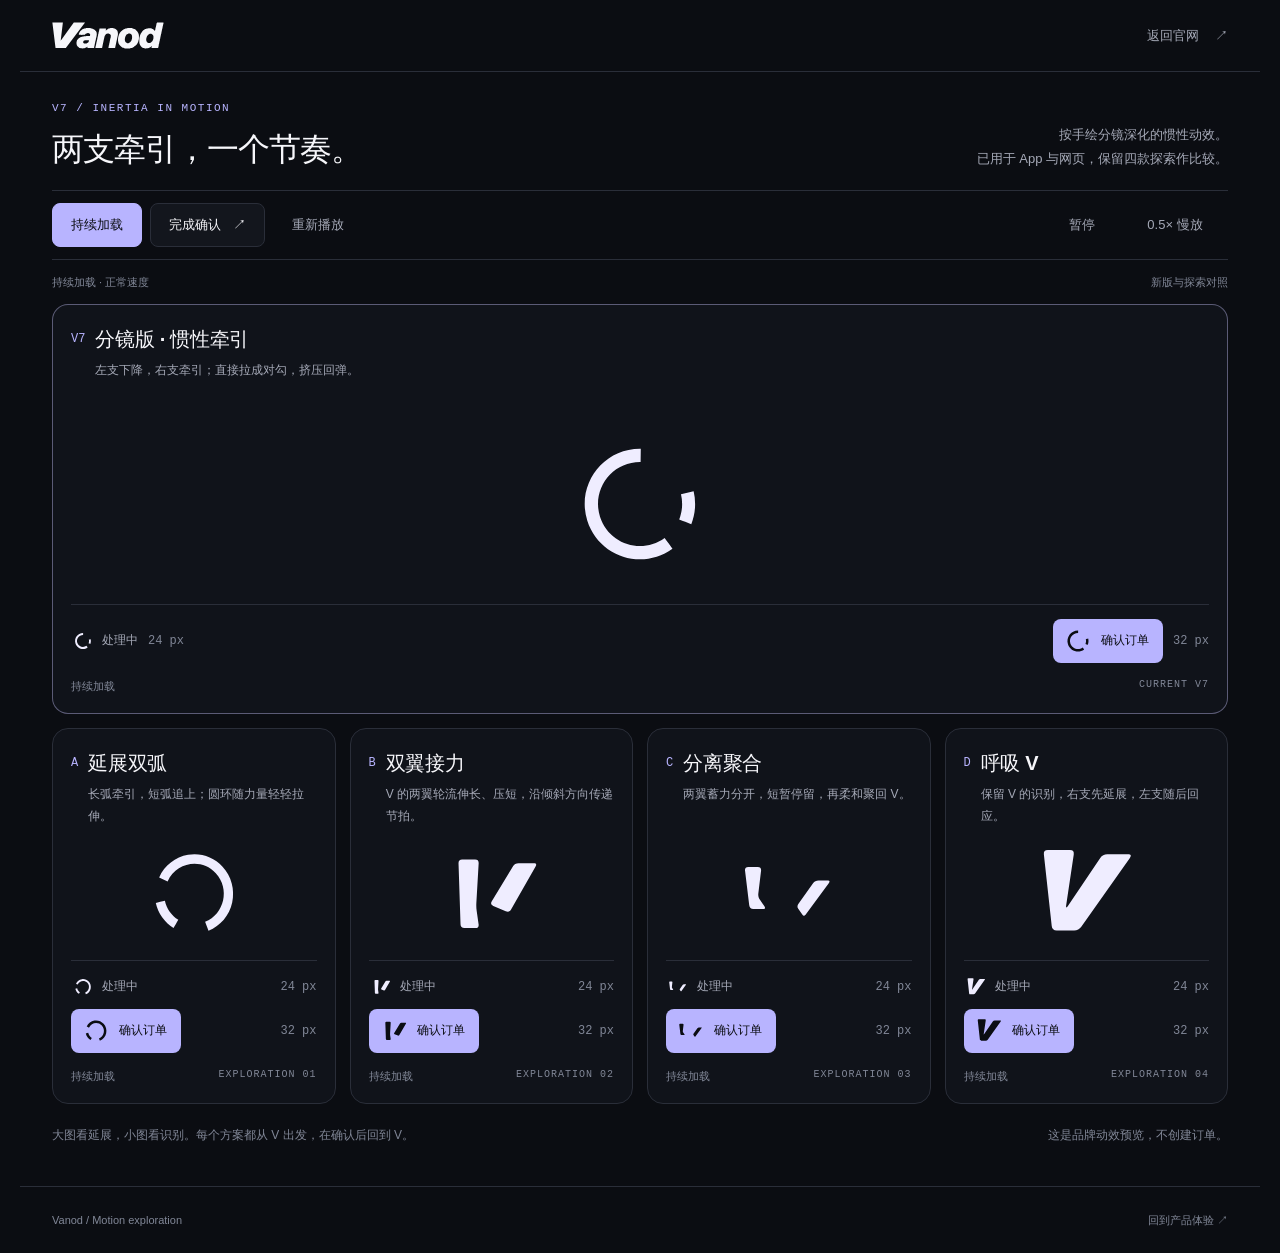
<file: public/motion.html>
<!doctype html>
<html lang="zh-CN">
<head>
  <meta charset="utf-8">
  <meta name="viewport" content="width=device-width,initial-scale=1">
  <title>惯性牵引 · Vanod 动效</title>
  <meta name="description" content="并排体验 Vanod 的四种品牌动效探索：延展双弧、双翼接力、分离聚合与呼吸 V。">
  <meta name="theme-color" content="#0b0d12">
  <link rel="icon" href="assets/favicon.svg?v=brand-2" type="image/svg+xml">
  <link rel="stylesheet" href="assets/base.css?v=brand-2">
  <link rel="stylesheet" href="motion.css?v=inertia-7">
  <script type="module" src="assets/motion.js?v=inertia-7"></script>
</head>
<body>
  <a class="skip-link" href="#main">跳到动效对比</a>
  <header class="motion-header container">
    <a class="brand" href="./" aria-label="Vanod 首页"><img class="wordmark-image brand-wordmark" src="assets/wordmark.svg?v=brand-2" width="112" alt="Vanod"></a>
    <a class="back-link" href="index.html#experience">返回官网 <span aria-hidden="true">↗</span></a>
  </header>
  <main class="container" id="main">
    <section class="motion-intro" aria-labelledby="page-title">
      <div><p class="eyebrow">V7 / INERTIA IN MOTION</p><h1 id="page-title">两支牵引，一个节奏。</h1></div>
      <p class="intro-note">按手绘分镜深化的惯性动效。<br>已用于 App 与网页，保留四款探索作比较。</p>
    </section>
    <section class="motion-controls" aria-label="同步预览控制">
      <div class="playback-actions" role="group" aria-label="动画阶段">
        <button id="load-motion" class="control-button active" type="button" aria-pressed="true">持续加载</button>
        <button id="confirm-motion" class="control-button" type="button">完成确认 <span aria-hidden="true">↗</span></button>
        <button id="replay-motion" class="control-button quiet" type="button">重新播放</button>
      </div>
      <div class="timing-actions" role="group" aria-label="播放设置">
        <button id="pause-motion" class="control-button quiet" type="button" aria-pressed="false">暂停</button>
        <button id="slow-motion" class="control-button quiet speed-button" type="button" aria-pressed="false">0.5× 慢放</button>
      </div>
    </section>
    <div class="preview-status"><p id="motion-status" role="status">持续加载 · 正常速度</p><p id="reduced-note" hidden>已跟随系统减少动态效果，显示静态状态。</p><span class="preview-tag">新版与探索对照</span></div>
    <section class="motion-grid" id="motion-grid" aria-label="新版与四种探索方案"></section>
    <noscript><p class="motion-fallback">请启用 JavaScript 播放与比较四种动效。现有官网与交易介绍仍可正常阅读。</p></noscript>
    <div class="motion-footnote"><p>大图看延展，小图看识别。每个方案都从 V 出发，在确认后回到 V。</p><p>这是品牌动效预览，不创建订单。</p></div>
  </main>
  <footer class="motion-footer container"><span>Vanod / Motion exploration</span><a href="index.html#experience">回到产品体验 <span aria-hidden="true">↗</span></a></footer>
</body>
</html>
</file>
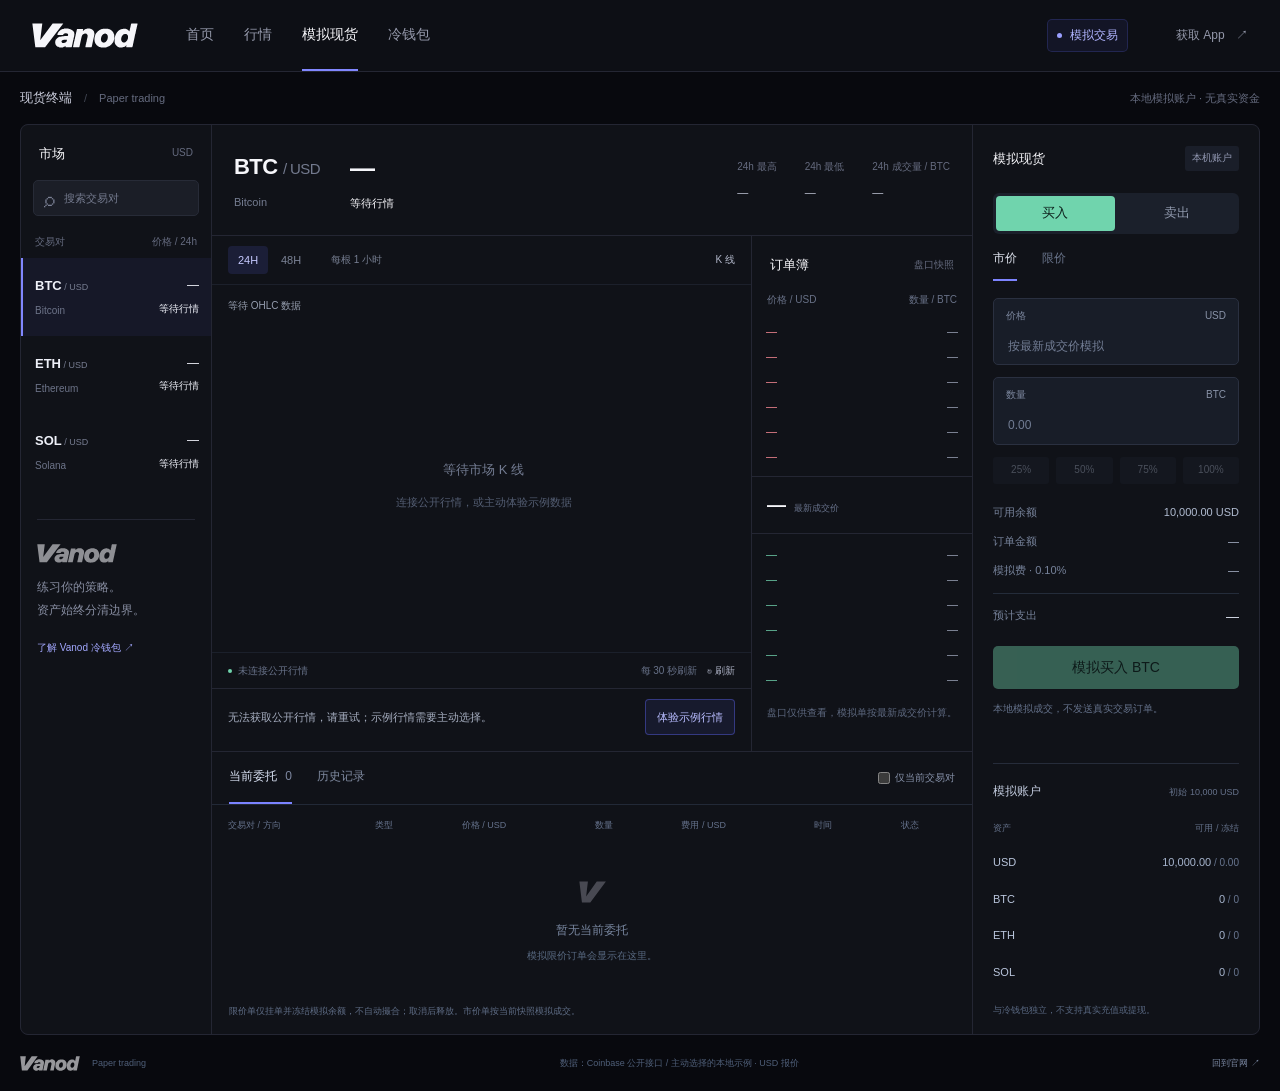
<file: public/trade.html>
<!doctype html>
<html lang="zh-CN">
  <head>
    <meta charset="UTF-8" />
    <meta name="viewport" content="width=device-width,initial-scale=1" />
    <meta name="color-scheme" content="dark" />
    <meta
      name="description"
      content="Vanod 模拟现货终端。查看公开行情、练习下单与管理本地模拟账户，不发送真实交易。"
    />
    <title>模拟现货交易 · Vanod</title>
    <link rel="icon" href="assets/favicon.svg?v=brand-2" type="image/svg+xml" />
    <link rel="stylesheet" href="assets/base.css?v=brand-2" />
    <link rel="stylesheet" href="trade.css?v=brand-2" />
    <script type="module" src="assets/trade.js?v=inertia-7"></script>
  </head>
  <body class="vt-page">
    <a class="vt-skip" href="#vt-order-form">跳到模拟订单</a>
    <header class="vt-header">
      <a class="vt-brand" href="index.html" aria-label="Vanod 官网"
        ><img class="wordmark-image" src="assets/wordmark.svg?v=brand-2" alt="Vanod" width="106"
      /></a>
      <nav class="vt-nav" aria-label="主导航">
        <a href="index.html">首页</a><a href="index.html#markets">行情</a
        ><a class="vt-nav-active" href="trade.html" aria-current="page"
          >模拟现货</a
        ><a href="index.html#wallet">冷钱包</a>
      </nav>
      <span class="vt-env"><span></span>模拟交易</span>
      <a class="vt-back" href="index.html#download"
        >获取 App <span aria-hidden="true">↗</span></a
      >
    </header>

    <main class="vt-terminal">
      <div class="vt-topline">
        <span
          ><strong>现货终端</strong><span class="vt-separator">/</span>Paper
          trading</span
        ><span>本地模拟账户 · 无真实资金</span>
      </div>
      <section
        class="vt-storage-alert"
        id="vt-storage-alert"
        aria-label="账户保存问题"
        hidden
      >
        <div>
          <strong id="vt-storage-title">账户暂不可用</strong>
          <p id="vt-storage-message"></p>
        </div>
        <div class="vt-alert-actions">
          <button type="button" id="vt-retry-save" hidden>
            重试保存本次操作</button
          ><button type="button" id="vt-reload-account">重新读取账户</button>
        </div>
      </section>

      <div class="vt-grid">
        <aside class="vt-panel vt-markets" aria-label="市场列表">
          <div class="vt-panel-heading">
            <h2>市场</h2>
            <span>USD</span>
          </div>
          <label class="vt-search"
            ><span aria-hidden="true">⌕</span
            ><input
              id="vt-search"
              type="search"
              placeholder="搜索交易对"
              aria-label="搜索交易对"
              autocomplete="off"
          /></label>
          <div class="vt-market-caption">
            <span>交易对</span><span>价格 / 24h</span>
          </div>
          <div id="vt-market-list"></div>
          <div class="vt-sidebar-note">
            <img class="wordmark-image" src="assets/wordmark.svg?v=brand-2" alt="Vanod" width="80" />
            <p>练习你的策略。<br />资产始终分清边界。</p>
            <a href="index.html#wallet">了解 Vanod 冷钱包 ↗</a>
          </div>
        </aside>

        <section class="vt-panel vt-ticker" aria-label="当前市场">
          <div class="vt-ticker-main">
            <div>
              <h1 id="vt-pair">BTC <span>/ USD</span></h1>
              <p id="vt-pair-name">Bitcoin</p>
            </div>
            <div>
              <div class="vt-last" id="vt-last">—</div>
              <div class="vt-change" id="vt-change">等待行情</div>
            </div>
          </div>
          <dl class="vt-stats">
            <div>
              <dt>24h 最高</dt>
              <dd id="vt-high">—</dd>
            </div>
            <div>
              <dt>24h 最低</dt>
              <dd id="vt-low">—</dd>
            </div>
            <div>
              <dt id="vt-volume-label">24h 成交量 / BTC</dt>
              <dd id="vt-volume">—</dd>
            </div>
          </dl>
        </section>

        <section class="vt-panel vt-chart-panel" aria-label="价格图表">
          <div class="vt-chart-toolbar">
            <div class="vt-range" role="group" aria-label="图表时间范围">
              <button type="button" data-hours="24" aria-pressed="true">
                24H</button
              ><button type="button" data-hours="48" aria-pressed="false">
                48H
              </button>
            </div>
            <span>每根 1 小时</span><span class="vt-chart-kind">K 线</span>
          </div>
          <div class="vt-chart-legend" id="vt-chart-legend">等待 OHLC 数据</div>
          <div
            class="vt-chart"
            id="vt-chart"
            tabindex="0"
            role="img"
            aria-label="等待市场 K 线，载入后可使用左右方向键查看蜡烛数据"
          ></div>
          <div class="vt-source-bar">
            <span id="vt-source"><i></i>连接公开行情</span
            ><span id="vt-updated">—</span
            ><button
              type="button"
              id="vt-refresh"
              aria-label="刷新 Coinbase 公开行情"
            >
              ↻ 刷新
            </button>
          </div>
          <div class="vt-market-message" id="vt-market-message" hidden>
            <p id="vt-market-error"></p>
            <button type="button" id="vt-use-demo">体验示例行情</button>
          </div>
          <div class="vt-demo-note" id="vt-demo-note" hidden>
            当前使用固定示例价格和盘口。<button
              type="button"
              id="vt-return-public"
            >
              切回公开行情
            </button>
          </div>
        </section>

        <aside class="vt-panel vt-book" aria-label="只读订单簿">
          <div class="vt-panel-heading">
            <h2>订单簿</h2>
            <span id="vt-book-mode">只读快照</span>
          </div>
          <div class="vt-book-labels">
            <span>价格 / USD</span><span id="vt-book-base">数量 / BTC</span>
          </div>
          <div id="vt-asks" aria-label="卖盘"></div>
          <div class="vt-book-price">
            <strong id="vt-book-last">—</strong><span>最新成交价</span>
          </div>
          <div id="vt-bids" aria-label="买盘"></div>
          <div class="vt-book-footer">
            盘口仅供查看，模拟单按最新成交价计算。
          </div>
        </aside>

        <aside class="vt-panel vt-order" aria-label="模拟下单">
          <div class="vt-panel-heading">
            <h2>模拟现货</h2>
            <span class="vt-small-badge">本机账户</span>
          </div>
          <form id="vt-order-form" novalidate>
            <div class="vt-side" role="group" aria-label="订单方向">
              <button type="button" data-side="buy" aria-pressed="true">
                买入</button
              ><button type="button" data-side="sell" aria-pressed="false">
                卖出
              </button>
            </div>
            <div class="vt-order-types" role="group" aria-label="订单类型">
              <button
                type="button"
                data-order-type="market"
                aria-pressed="true"
              >
                市价</button
              ><button
                type="button"
                data-order-type="limit"
                aria-pressed="false"
              >
                限价
              </button>
            </div>
            <label class="vt-field"
              ><span>价格 <small>USD</small></span
              ><input
                id="vt-price"
                type="text"
                inputmode="decimal"
                autocomplete="off"
                maxlength="32"
                placeholder="按最新成交价模拟"
                aria-label="限价，美元"
                disabled
            /></label>
            <label class="vt-field"
              ><span>数量 <small id="vt-size-unit">BTC</small></span
              ><input
                id="vt-size"
                type="text"
                inputmode="decimal"
                autocomplete="off"
                maxlength="32"
                placeholder="0.00"
                aria-label="模拟订单数量"
            /></label>
            <div
              class="vt-percentages"
              role="group"
              aria-label="使用可用模拟余额比例"
            >
              <button type="button" data-percent="25">25%</button
              ><button type="button" data-percent="50">50%</button
              ><button type="button" data-percent="75">75%</button
              ><button type="button" data-percent="100">100%</button>
            </div>
            <dl class="vt-order-summary">
              <div>
                <dt>可用余额</dt>
                <dd id="vt-available">—</dd>
              </div>
              <div>
                <dt>订单金额</dt>
                <dd id="vt-notional">—</dd>
              </div>
              <div>
                <dt>模拟费 · 0.10%</dt>
                <dd id="vt-fee">—</dd>
              </div>
              <div class="vt-total">
                <dt id="vt-total-label">预计支出</dt>
                <dd id="vt-total">—</dd>
              </div>
            </dl>
            <button class="vt-submit" id="vt-submit" type="submit" disabled>
              模拟买入 BTC
            </button>
            <p class="vt-order-note" id="vt-order-note">
              本地模拟成交，不发送真实交易订单。
            </p>
            <p
              class="vt-form-message"
              id="vt-form-message"
              role="status"
              aria-live="polite"
            ></p>
          </form>
          <div class="vt-account">
            <div class="vt-account-title">
              <h3>模拟账户</h3>
              <span>初始 10,000 USD</span>
            </div>
            <div class="vt-account-labels">
              <span>资产</span><span>可用 / 冻结</span>
            </div>
            <div id="vt-balances"></div>
            <p>与冷钱包独立，不支持真实充值或提现。</p>
          </div>
        </aside>

        <section class="vt-panel vt-orders" aria-label="模拟订单记录">
          <div class="vt-orders-heading">
            <div role="group" aria-label="订单列表">
              <button type="button" data-orders-tab="open" aria-pressed="true">
                当前委托 <span id="vt-open-count">0</span></button
              ><button
                type="button"
                data-orders-tab="history"
                aria-pressed="false"
              >
                历史记录
              </button>
            </div>
            <label
              ><input id="vt-only-pair" type="checkbox" />仅当前交易对</label
            >
          </div>
          <div class="vt-table-scroll">
            <table class="vt-orders-table">
              <thead>
                <tr>
                  <th>交易对 / 方向</th>
                  <th>类型</th>
                  <th>价格 / USD</th>
                  <th>数量</th>
                  <th>费用 / USD</th>
                  <th>时间</th>
                  <th>状态</th>
                </tr>
              </thead>
              <tbody id="vt-orders-body"></tbody>
            </table>
          </div>
          <div class="vt-empty-orders" id="vt-empty-orders">
            <img src="assets/logo.svg?v=brand-2" alt="" width="30" height="30" /><strong
              >暂无当前委托</strong
            >
            <p>模拟限价订单会显示在这里。</p>
          </div>
          <p class="vt-orders-note">
            限价单仅挂单并冻结模拟余额，不自动撮合；取消后释放。市价单按当前快照模拟成交。
          </p>
        </section>
      </div>
      <footer class="vt-footer">
        <span class="vt-footer-brand"><img class="wordmark-image" src="assets/wordmark.svg?v=brand-2" alt="Vanod" width="60" /><span>Paper trading</span></span
        ><span>数据：Coinbase 公开接口 / 主动选择的本地示例 · USD 报价</span
        ><a href="index.html">回到官网 ↗</a>
      </footer>
    </main>
    <div class="vt-motion-toast" id="vt-motion-toast" aria-hidden="true">
      <svg width="44" height="44" viewBox="80 80 864 864" aria-hidden="true">
        <g id="vt-motion-shape">
          <path id="vt-motion-path" fill="currentColor" />
        </g>
      </svg>
      <div>
        <strong id="vt-motion-title"></strong>
        <p id="vt-motion-message"></p>
      </div>
    </div>
    <noscript
      ><p class="vt-noscript">
        请启用 JavaScript 以查看行情和使用本地模拟交易。
      </p></noscript
    >
  </body>
</html>
</file>
<file: public/assets/base.css>
:root{color-scheme:dark;--bg:#0b0d12;--surface:#13161d;--raised:#1c202a;--line:#2a2e39;--text:#f6f6fa;--muted:#a5a9b7;--dim:#818797;--accent:#b8b4ff;--green:#88d9b5;--red:#ff929b;--max:1240px;font-family:-apple-system,BlinkMacSystemFont,"Segoe UI","PingFang SC","Microsoft YaHei",sans-serif;font-synthesis:none;text-rendering:optimizeLegibility}*{box-sizing:border-box}html{scroll-behavior:smooth;scroll-padding-top:98px}body{margin:0;background:var(--bg);color:var(--text);font-size:15px;line-height:1.65}button,input,select{font:inherit}button,a,input,summary{-webkit-tap-highlight-color:transparent}a{color:inherit;text-decoration:none}button{cursor:pointer}button:disabled{cursor:default}img,svg{display:block;max-width:100%}button:focus-visible,a:focus-visible,input:focus-visible,select:focus-visible,summary:focus-visible{outline:2px solid var(--accent);outline-offset:5px}::selection{background:#6c64c8;color:white}.container{max-width:var(--max);margin:auto;padding-inline:32px}.skip-link{position:fixed;top:-90px;left:16px;z-index:99;background:var(--text);color:var(--bg);padding:12px 20px}.skip-link:focus{top:8px}.site-header{height:78px;border-bottom:1px solid var(--line);position:sticky;top:0;z-index:20;background:rgba(11,13,18,.96);backdrop-filter:blur(16px)}.header-inner{height:100%;display:flex;align-items:center;gap:46px;max-width:1440px;margin:auto;padding-inline:36px}.brand{display:flex;align-items:center;gap:10px;flex-shrink:0}.wordmark-image{height:auto;object-fit:contain;flex-shrink:0}.brand-wordmark{width:112px;height:auto}.main-nav{display:flex;align-items:center;gap:30px;font-size:14px}.main-nav a{color:var(--muted);transition:color .18s}.main-nav a:hover,.main-nav a[aria-current=page]{color:var(--text)}.nav-action{margin-left:auto}.button{display:inline-flex;align-items:center;justify-content:center;gap:14px;border:1px solid transparent;min-height:48px;padding:12px 24px;border-radius:9px;font-weight:600;font-size:14px;white-space:nowrap;transition:background .2s,transform .18s,color .2s}.button:hover{transform:translateY(-2px)}.button:active{transform:scale(.98)}.button.primary{background:var(--text);color:var(--bg)}.button.primary:hover{background:var(--accent)}.button.secondary{border-color:var(--line);background:transparent;color:var(--text)}.button.secondary:hover{background:var(--raised)}.button.small{min-height:40px;padding:8px 18px;font-size:13px}.text-link{display:inline-flex;gap:14px;align-items:center;color:var(--text);font-weight:500}.text-link:hover{color:var(--accent)}.menu-toggle{display:none;background:none;color:var(--text);border:1px solid var(--line);border-radius:8px;min-height:42px;padding:8px 14px}.site-footer{border-top:1px solid var(--line);padding:56px 0 28px}.footer-main{display:flex;justify-content:space-between;gap:40px}.footer-brand img{width:142px;height:auto;object-fit:contain}.footer-brand p{color:var(--muted);font-size:13px;max-width:320px}.footer-links{display:flex;gap:60px}.footer-links div{display:grid;gap:10px;align-content:start}.footer-links strong{font-size:13px;font-weight:500;margin-bottom:8px}.footer-links a{color:var(--muted);font-size:13px}.footer-links a:hover{color:var(--text)}.footer-bottom{display:flex;justify-content:space-between;gap:20px;border-top:1px solid var(--line);margin-top:45px;padding-top:22px;font-size:11px;color:var(--dim)}.positive{color:var(--green)}.negative{color:var(--red)}[hidden]{display:none!important}@media(max-width:800px){.container{padding-inline:22px}.header-inner{padding-inline:22px;gap:20px}.site-header{height:68px}.brand-wordmark{width:98px}.main-nav{display:none;position:absolute;top:68px;left:0;right:0;background:var(--surface);border-bottom:1px solid var(--line);padding:24px;flex-direction:column;align-items:flex-start;gap:22px}.main-nav.open{display:flex}.menu-toggle{display:block}.nav-action{display:none}.header-inner .menu-toggle{margin-left:auto}.footer-main{flex-direction:column}.footer-links{gap:42px;flex-wrap:wrap}.footer-bottom{flex-direction:column;gap:5px}}@media(prefers-reduced-motion:reduce){html{scroll-behavior:auto}*,*::before,*::after{animation-duration:.01ms!important;transition-duration:.01ms!important;animation-iteration-count:1!important}}
</file>
<file: public/site.css>
.hero{display:grid;grid-template-columns:1.06fr 1fr;gap:70px;align-items:center;padding-block:82px 74px}.hero h1{font-size:clamp(44px,4.4vw,68px);font-weight:650;line-height:1.25;letter-spacing:-2.8px;margin:0 0 27px}.hero h1 span{color:var(--accent)}.hero-copy>p{color:var(--muted);font-size:17px;line-height:1.9;margin:0 0 34px}.hero-actions{display:flex;align-items:center;gap:28px}.hero .button{min-height:54px;padding-inline:28px;font-size:15px}.market-preview{background:var(--surface);border:1px solid #303443;border-radius:20px;padding:27px 28px 24px;box-shadow:0 28px 80px rgba(6,8,18,.42)}.preview-heading{display:flex;justify-content:space-between;align-items:center}.asset-identity{display:flex;align-items:center;gap:12px}.asset-identity strong{font-size:15px;font-weight:600}.asset-identity strong span{font-size:12px;color:var(--dim);margin-left:5px}.asset-identity small{display:block;color:var(--muted);font-size:11px;margin-top:2px}.coin{width:38px;height:38px;display:inline-flex;align-items:center;justify-content:center;flex-shrink:0;border-radius:50%;font-size:23px;font-weight:500}.coin.btc{background:#382c1c;color:#e9bd7c}.coin.eth{background:#292c45;color:#b7c0ff}.coin.sol{background:#1d3531;color:#92dcc4}.source-badge{color:var(--muted);font-size:10px;border:1px solid var(--line);padding:4px 8px;border-radius:5px}.preview-price{display:flex;gap:18px;align-items:baseline;margin-top:27px}.preview-price strong{font-size:38px;letter-spacing:-1.4px;line-height:1.3;font-weight:600;font-variant-numeric:tabular-nums}.preview-price>span{font-size:12px;font-variant-numeric:tabular-nums}.chart-topline{display:flex;justify-content:space-between;font-size:10px;color:var(--dim);margin-top:22px}.hero-chart{height:160px;display:flex;align-items:center;justify-content:center;margin:12px -5px}.hero-chart svg{width:100%;height:100%}.chart-loading{font-size:12px;color:var(--dim)}.preview-bottom{display:flex;align-items:center;justify-content:space-between;border-top:1px solid var(--line);padding-top:17px;gap:12px}.preview-bottom div{display:grid;gap:3px}.preview-bottom span{font-size:10px;color:var(--dim)}.preview-bottom strong{font-size:12px;font-weight:500;font-variant-numeric:tabular-nums}.preview-bottom a{font-size:12px;color:var(--accent)}.preview-bottom a span{color:inherit;font-size:15px;margin-left:5px}.scope-strip{display:flex;align-items:center;justify-content:space-between;border-top:1px solid var(--line);border-bottom:1px solid var(--line);padding-block:19px;font-size:12px;color:var(--muted)}.scope-strip p{display:flex;gap:12px;margin:0;align-items:center}.scope-strip a{font-size:11px;color:var(--dim)}.scope-strip a:hover{color:var(--text)}.markets-section{padding-block:86px 100px}.section-top{display:flex;align-items:center;justify-content:space-between;gap:20px}.section-top h2,.section-heading h2,.wallet-copy h2,.download-inner h2{font-size:36px;font-weight:600;line-height:1.3;letter-spacing:-1.3px;margin:0}.section-top p,.section-heading p{color:var(--muted);margin:15px 0 0;font-size:15px}.section-top .text-link{font-size:13px}.market-toolbar{display:flex;align-items:center;justify-content:space-between;gap:25px;margin-top:36px;border-bottom:1px solid var(--line)}.market-filter{display:flex;gap:30px}.market-filter button{background:transparent;border:0;border-bottom:2px solid transparent;color:var(--muted);padding:17px 0;font-size:13px}.market-filter button.active{color:var(--text);border-color:var(--accent)}.market-search{display:flex;align-items:center;gap:12px;border-radius:7px;background:var(--surface);padding:7px 12px;font-size:12px;color:var(--dim);margin-bottom:10px}.market-search input{background:none;border:0;color:var(--text);font-size:12px;max-width:156px;outline:none;padding:4px 0}.market-search:focus-within{outline:2px solid var(--accent)}.market-search input::placeholder{color:var(--dim)}.market-table{width:100%;border-collapse:collapse;font-variant-numeric:tabular-nums}.market-table th{color:var(--dim);font-size:11px;font-weight:400;text-align:right;padding:20px 12px 14px}.market-table th:first-child{text-align:left;padding-left:0}.market-table td{padding:20px 12px;text-align:right;border-bottom:1px solid #222630;font-size:15px;white-space:nowrap}.market-table td:first-child{padding-left:0;text-align:left}.market-table td:last-child{padding-right:0}.market-table .asset-cell{display:flex;align-items:center;gap:14px}.asset-cell strong{font-size:15px;font-weight:600}.asset-cell small{color:var(--dim);display:block;font-size:12px}.sparkline{display:inline-block;width:115px;height:36px;vertical-align:middle}.table-trade{display:inline-flex;align-items:center;justify-content:center;border:1px solid var(--line);border-radius:7px;min-height:34px;padding:5px 17px;font-size:12px}.table-trade:hover{color:var(--bg);background:var(--text)}.market-table td.loading-row{padding:40px 0;text-align:center;color:var(--muted);font-size:13px}.market-status{display:flex;align-items:center;justify-content:space-between;gap:20px;margin-top:17px;color:var(--dim);font-size:11px}.market-status p{margin:0}.market-status button,.market-error button{color:var(--muted);border:0;background:none;padding:5px;font-size:12px}.market-status button:hover,.market-error button:hover{color:var(--text)}.market-error{margin-top:16px;display:flex;gap:20px;align-items:center;background:var(--surface);border-radius:9px;padding:12px 18px;font-size:12px;color:var(--muted)}.wallet-section{padding-block:60px 100px;display:grid;grid-template-columns:.75fr 1.25fr;align-items:center;gap:70px}.eyebrow{align-items:center;gap:12px;font-size:11px;letter-spacing:2px;color:var(--accent);display:flex;margin-bottom:22px}.wallet-copy h2{font-size:43px;line-height:1.35}.wallet-copy>p{font-size:14px;color:var(--muted);line-height:1.9;max-width:340px;margin:24px 0}.wallet-points{margin:25px 0 30px}.wallet-points div{display:flex;gap:26px;padding:10px 0;font-size:12px}.wallet-points dt{color:var(--text)}.wallet-points dd{margin:0;color:var(--muted)}.wallet-copy .text-link{font-size:13px}.hardware-figure{margin:0}.hardware-figure img{width:100%;height:auto;border-radius:18px}.hardware-figure figcaption{margin-top:14px;color:var(--dim);font-size:11px;line-height:1.7}.experience-section{padding-block:65px 96px;border-top:1px solid var(--line)}.experience-grid{display:grid;grid-template-columns:1fr 1fr;gap:100px;margin-top:42px;align-items:center}.workflow-list article{display:flex;gap:26px;padding:28px 0;border-bottom:1px solid var(--line)}.workflow-list article:first-child{padding-top:10px}.workflow-list article>span{font-size:12px;color:var(--dim);padding-top:5px;font-variant-numeric:tabular-nums}.workflow-list h3{font-size:19px;font-weight:500;margin:0 0 9px}.workflow-list p{font-size:13px;color:var(--muted);margin:0;line-height:1.8}.motion-demo{background:var(--surface);border-radius:18px;padding:26px 28px}.motion-stage{height:192px;display:flex;align-items:center;justify-content:center}.motion-stage svg{width:142px;height:142px;color:#efedff;overflow:visible;transform-origin:center}.motion-caption{display:flex;align-items:center;justify-content:space-between;gap:15px;border-top:1px solid var(--line);padding-top:23px}.motion-caption strong{display:block;font-size:15px;font-weight:500}.motion-caption div>span{display:block;color:var(--muted);font-size:11px;margin-top:5px}.download-section{padding-block:10px 96px}.download-inner{border-radius:20px;background:#171a23;display:grid;grid-template-columns:1.1fr 1fr;gap:90px;align-items:center;padding:58px 60px}.download-inner p{font-size:14px;color:var(--muted);margin:20px 0 26px}.platforms>div{display:grid;grid-template-columns:64px 1fr auto;gap:16px;align-items:center;padding:20px 0;border-bottom:1px solid #333745}.platforms strong{font-size:16px;font-weight:500}.platforms>div>span:last-child{font-size:11px;color:var(--muted);border:1px solid #414655;border-radius:5px;padding:3px 8px}.platform-letter{font-size:20px;font-weight:600;color:var(--muted)}.platforms>p{font-size:11px;margin:18px 0 0}.sr-only{position:absolute;width:1px;height:1px;padding:0;overflow:hidden;clip:rect(0,0,0,0);white-space:nowrap;border:0}.reveal{opacity:0;transform:translateY(20px);transition:opacity .6s,transform .6s}.reveal.visible{opacity:1;transform:none}@media(min-width:1440px){.hero{padding-block:96px 88px}.hero h1{font-size:72px}}@media(max-width:1050px){.hero{gap:40px;padding-block:60px}.hero h1{font-size:50px;letter-spacing:-2px}.market-preview{padding:22px}.hero-actions{gap:18px}.hero-actions .text-link{font-size:13px}.hero .button{padding-inline:20px}.wallet-section{gap:40px}.wallet-copy h2{font-size:36px}.experience-grid{gap:50px}.download-inner{padding:40px;gap:40px}.scope-strip{gap:20px}}@media(max-width:800px){.hero{grid-template-columns:1fr;gap:38px;padding-block:46px}.hero-copy{text-align:left}.hero h1{font-size:48px;letter-spacing:-1.8px;margin-bottom:22px}.hero-copy>p{font-size:15px;margin-bottom:27px}.market-preview{max-width:540px;width:100%}.hero-chart{height:145px}.scope-strip{align-items:flex-start;flex-direction:column;gap:10px;padding-block:18px}.markets-section{padding-block:60px}.section-top{align-items:flex-start}.section-top h2,.section-heading h2,.download-inner h2{font-size:29px}.section-top .text-link{font-size:11px;white-space:nowrap;margin-top:6px}.section-top p,.section-heading p{font-size:13px}.market-toolbar{flex-direction:column-reverse;align-items:stretch;gap:10px;margin-top:25px}.market-filter{gap:26px}.market-search{align-self:flex-end;margin:0}.table-scroll{overflow:auto}.market-table th:nth-child(4),.market-table td:nth-child(4){display:none}.market-table td{font-size:13px;padding-block:20px;padding-inline:8px}.market-table th{font-size:10px;padding-inline:8px}.market-table .coin{width:31px;height:31px;font-size:19px}.market-table .asset-cell{gap:9px}.asset-cell small{font-size:10px}.table-trade{padding:4px 10px}.market-status{align-items:flex-start}.market-error{align-items:flex-start;flex-direction:column;gap:5px}.wallet-section{grid-template-columns:1fr;gap:34px;padding-block:30px 64px}.wallet-copy h2{font-size:36px}.wallet-copy>p{max-width:100%}.wallet-points{margin-block:20px}.hardware-figure img{border-radius:12px}.experience-section{padding-block:54px 65px}.experience-grid{grid-template-columns:1fr;gap:30px;margin-top:30px}.motion-stage{height:170px}.download-section{padding-bottom:60px}.download-inner{grid-template-columns:1fr;gap:35px;padding:32px 26px}.platforms>div{padding:16px 0}.footer-main{gap:25px}.market-filter button{font-size:12px}.market-search input{max-width:145px}}@media(prefers-reduced-motion:reduce){.reveal{opacity:1;transform:none}}


/* Product first: clear scope, live preview, practical entry points. */
.hero{padding-block:78px 65px;gap:64px;grid-template-columns:1.08fr 1fr}
.hero h1{font-size:clamp(38px,3.7vw,56px);font-weight:600;letter-spacing:-2px;line-height:1.3;margin-bottom:24px}
.hero-copy>p{max-width:460px;font-size:15px;line-height:1.85;margin-bottom:28px}
.hero-copy>.hero-category,.section-kicker{display:block;color:var(--accent);font-size:11px;font-weight:500;letter-spacing:.05em;margin:0 0 20px}
.hero-copy>.hero-availability{font-size:11px;color:var(--dim);margin:20px 0 0}
.hero .button{min-height:50px;font-size:14px}.hero-actions .text-link{font-size:13px}
.product-summary{display:grid;grid-template-columns:1fr 1fr 1fr;padding-block:0 18px}
.product-summary article{position:relative;border-top:1px solid var(--line);padding:25px 30px 0 0;margin-right:30px}
.product-summary article:last-child{margin-right:0;padding-right:0}
.summary-label{font-size:10px;color:var(--dim);letter-spacing:.06em}
.product-summary h2{font-size:18px;font-weight:500;margin:8px 0 9px;letter-spacing:-.3px}
.product-summary p{color:var(--muted);font-size:12px;line-height:1.8;max-width:300px;margin:0 0 12px}
.availability{font-size:10px;color:var(--dim);white-space:nowrap}.availability.available{color:var(--green)}
.markets-section{padding-top:90px}.section-top h2,.section-heading h2,.download-inner h2{font-size:32px;letter-spacing:-.8px}
.section-top p,.section-heading p{font-size:14px;line-height:1.8;max-width:480px}
.wallet-copy h2{font-size:36px;letter-spacing:-1px;line-height:1.4}.wallet-copy>p{font-size:14px}
.experience-grid{grid-template-columns:1fr .85fr;gap:100px;margin-top:35px}.workflow-list h3{font-size:18px}.workflow-list article{gap:22px;padding-block:23px}
.quickstart-panel{background:var(--surface);padding:32px;border:1px solid var(--line);border-radius:14px}
.quickstart-panel .section-kicker{margin-bottom:16px;color:var(--muted)}
.virtual-balance{font-size:40px;font-weight:550;letter-spacing:-1.3px;margin:0;line-height:1.2;font-variant-numeric:tabular-nums}.virtual-balance span{font-size:13px;font-weight:400;letter-spacing:0;color:var(--dim);margin-left:5px}
.quickstart-note{font-size:12px;line-height:1.85;color:var(--muted);margin:17px 0 24px}
.quickstart-panel>.button{min-height:44px;font-size:13px}
.confirmation-preview{display:flex;align-items:center;gap:13px;padding-top:23px;margin-top:28px;border-top:1px solid var(--line)}
.confirmation-preview svg{width:36px;height:36px;color:#efedff;flex-shrink:0;overflow:visible}
.confirmation-preview strong{display:block;font-size:12px;font-weight:500}.confirmation-preview div>span{display:block;font-size:10px;color:var(--dim);margin-top:4px}
.confirmation-preview button{margin-left:auto;background:none;border:0;color:var(--muted);font-size:11px;min-height:36px;white-space:nowrap}.confirmation-preview button:hover{color:var(--text)}
.download-inner{gap:60px;padding:48px;background:var(--surface);border-radius:16px}.download-inner>div>p{font-size:13px;line-height:1.8}
.release-list>div{display:grid;grid-template-columns:42px 1fr auto;align-items:center;gap:16px;padding:20px 0;border-bottom:1px solid var(--line)}
.release-name{font-size:12px;color:var(--dim)}.release-list strong{font-size:13px;font-weight:500;display:block}.release-list small{font-size:10px;color:var(--dim);display:block;margin-top:5px}
.release-details{display:inline-flex;gap:18px;font-size:11px;color:var(--muted);margin-top:22px}
/* A compact, user-edited brand signature. Never a fullscreen gate. */
.frame-stage{position:relative;isolation:isolate;overflow:hidden;aspect-ratio:32/15;width:100%;touch-action:pan-y pinch-zoom;cursor:grab;user-select:none;-webkit-user-select:none;outline-offset:6px}
.frame-stage:focus-visible{outline:2px solid var(--accent)}
.frame-stage [data-motion-poster],.frame-stage [data-footer-lockup]{position:absolute;inset:0;width:100%;height:100%;object-fit:contain;pointer-events:none;-webkit-user-drag:none}
.frame-stage[data-motion-state] [data-motion-poster]{visibility:hidden}
.frame-stage.motion-dragging{cursor:grabbing}
.site-footer{background:var(--bg);isolation:isolate;padding-block:clamp(28px,3vw,44px) 24px}
.footer-shell{max-width:1120px}
.site-footer .footer-main{
  display:grid;
  grid-template-columns:minmax(0,1fr);
  grid-template-areas:"signature" "products" "resources";
  gap:0;
}
.footer-brand{
  grid-area:signature;
  width:min(100%,clamp(320px,29vw,350px));
  justify-self:center;
  margin-bottom:clamp(22px,3vw,38px);
}
.footer-products{grid-area:products}
.footer-resources{grid-area:resources}
.footer-group{
  display:grid;
  grid-template-columns:clamp(96px,13vw,156px) minmax(0,1fr);
  column-gap:24px;
  align-items:baseline;
  min-width:0;
  padding-block:10px;
  border-top:1px solid var(--line);
}
.footer-group h2{margin:0;color:var(--muted);font-size:12px;font-weight:600;line-height:1.5}
.footer-group ul{display:grid;grid-template-columns:repeat(5,minmax(0,1fr));column-gap:12px;list-style:none;padding:0;margin:0}
.footer-group a{display:inline-flex;align-items:center;gap:5px;min-height:34px;color:var(--text);font-size:14px;line-height:1.5;text-underline-offset:4px}
.footer-group a:hover,.footer-group a:focus-visible{color:var(--accent);text-decoration:underline}
.footer-group a span{color:var(--dim);font-size:12px}
.footer-motion{width:100%}
.footer-brand .footer-motion img{width:100%;height:100%;object-fit:contain}
.site-footer .footer-bottom{margin-top:0;padding-top:18px;align-items:baseline;line-height:1.7}
.frame-stage[data-motion-state="reduced"]{cursor:default}
@media(max-width:1050px){.hero{gap:35px}.hero h1{font-size:42px}.hero-actions{gap:20px}.experience-grid{gap:45px}.download-inner{padding:35px;gap:35px}}
@media(max-width:800px){
 .hero{grid-template-columns:1fr;padding-block:44px 40px;gap:32px}.hero h1{font-size:40px;letter-spacing:-1.5px}.hero-copy>.hero-category{margin-bottom:17px}.hero-copy>p{max-width:510px;font-size:14px;margin-bottom:23px}.hero .market-preview{max-width:none}.hero-copy>.hero-availability{margin-top:16px}
 .product-summary{grid-template-columns:1fr;gap:0;padding-bottom:0}.product-summary article{padding:22px 0;margin:0;display:grid;grid-template-columns:44px 1fr auto;column-gap:16px;align-items:baseline}.product-summary h2{margin:0 0 7px;font-size:16px}.product-summary p{grid-column:2;max-width:none;font-size:12px;margin:0}.product-summary .availability{grid-column:3;grid-row:1}
 .markets-section{padding-top:56px}.section-top h2,.section-heading h2,.download-inner h2{font-size:27px}.section-top p,.section-heading p{font-size:13px}.section-top .text-link{font-size:11px}.wallet-copy h2{font-size:31px}.wallet-section{padding-top:20px}.experience-grid{grid-template-columns:1fr;gap:30px}.quickstart-panel{padding:26px}.virtual-balance{font-size:37px}.download-inner{padding:30px 24px;gap:22px}.release-list>div{gap:10px}.release-list strong{font-size:12px}
}
@media(max-width:760px){
 .footer-brand{width:min(100%,clamp(280px,74vw,320px))}
 .footer-group{grid-template-columns:minmax(0,1fr);gap:2px;padding-block:14px 8px}
 .footer-group ul{grid-template-columns:repeat(3,minmax(0,1fr));column-gap:10px}
 .footer-group a{min-height:44px}
 .site-footer .footer-bottom{flex-direction:column;align-items:start;gap:4px}
}
@media(max-width:420px){.hero h1{font-size:34px}.product-summary article{grid-template-columns:28px 1fr auto;column-gap:10px}.product-summary h2{font-size:15px}.availability{font-size:9px}.section-top{gap:10px}.section-top h2{font-size:25px}}
@media(prefers-reduced-motion:reduce){.frame-stage{cursor:default}}

/* Full-viewport, scroll-driven brand aperture. */
.hero-market-art{position:relative;min-width:0}
.intro-runway,.intro-overlay{display:none}
.has-intro{--intro-travel:260svh;scroll-behavior:auto}
.has-intro .intro-runway{display:block;height:var(--intro-travel);pointer-events:none}
.has-intro .intro-scroll{position:relative;display:flow-root;overflow-anchor:none}
.has-intro .site-page{position:sticky;top:0;display:flow-root}
.has-intro .intro-overlay{display:block;position:fixed;inset:0;z-index:40;overflow:hidden;background:#c5bff4;color:#11121a;touch-action:pan-y pinch-zoom;isolation:isolate}
.has-intro .intro-overlay.intro-ready{background:transparent}
.intro-veil{display:none;position:absolute;inset:0;width:100%;height:100%;max-width:none;pointer-events:none}
.intro-ready .intro-veil{display:block}
.intro-artboard{position:absolute;left:0;top:50%;width:100%;transform-origin:50% 50%;pointer-events:none}
.intro-wash{inset:-128px auto auto -128px;width:calc(100% + 256px);height:calc(100% + 256px);background:#c5bff4;will-change:opacity}

.intro-overlay [hidden]{display:none!important}
.intro-glyph{display:none;position:absolute;left:0;top:0;transform-origin:0 0;pointer-events:none}
.intro-ready .intro-glyph{display:block;will-change:transform,opacity}
.intro-mark-layer{width:622px;height:496px}
.intro-letter-art{position:absolute;left:50%;top:50%;width:min(70%,530px);height:auto;max-width:none;transform:translate(-50%,-50%);pointer-events:none;overflow:visible;shape-rendering:geometricPrecision}
.intro-ready .intro-letter-art{left:0;width:100%;transform:none}
.intro-ready .intro-rest-v{display:none}
.intro-glyph svg{display:block;width:100%;height:100%;max-width:none;overflow:visible}

.intro-skip{position:absolute;right:max(28px,env(safe-area-inset-right));top:max(24px,env(safe-area-inset-top));padding:12px 4px;font-size:12px;color:#403951;transition:color .2s}
.intro-skip:hover{color:#11121a}.intro-skip span{margin-left:14px}.intro-skip:focus-visible{outline-color:#403951}
.intro-hint{position:absolute;bottom:max(32px,env(safe-area-inset-bottom));left:0;right:0;text-align:center;margin:0;font-size:12px;letter-spacing:.04em;color:#4f4766;opacity:var(--intro-hint-opacity,1);pointer-events:none}
.intro-hint span{display:block;margin-top:12px;font-size:20px;line-height:1}
.has-intro .intro-complete{visibility:hidden;pointer-events:none}
@media(max-width:600px){.has-intro{--intro-travel:250svh}.intro-skip{right:max(20px,env(safe-area-inset-right));top:max(15px,env(safe-area-inset-top))}.intro-hint{font-size:11px}}
@media(prefers-reduced-motion:reduce){.intro-runway,.intro-overlay{display:none!important}.has-intro .site-page{position:static!important}}
.download-copy .download-meta{font-size:11px;line-height:1.8;color:var(--muted);margin:16px 0 12px}
.download-help{display:flex;flex-wrap:wrap;gap:12px 22px;font-size:11px;color:var(--accent)}
.download-help a{padding-block:5px;text-underline-offset:4px}
.download-help a:hover{text-decoration:underline}
.download-copy .download-scope{font-size:11px;color:var(--dim);margin:20px 0 0;line-height:1.8}
.release-open{font-size:11px;color:var(--accent);white-space:nowrap;padding-block:10px}
.desktop-installers{display:grid;border-top:1px solid var(--line)}
.installer{display:flex;align-items:center;justify-content:space-between;gap:12px;min-height:70px;padding:12px 0;border-bottom:1px solid var(--line);color:var(--text)}
.installer strong,.installer small{display:block}.installer strong{font-size:15px;font-weight:600}.installer small{margin-top:4px;font-size:12px;color:var(--muted)}
.installer-action{flex:none;padding:7px 10px;border:1px solid var(--line);border-radius:6px;color:var(--accent);font-size:12px;white-space:nowrap}
.installer:hover .installer-action,.installer:focus-visible .installer-action{border-color:var(--accent);background:var(--raised)}
.platform-heading{margin:0;font-size:15px;font-weight:600}
.mobile-help{padding-top:8px}
@media(max-width:380px){.installer{gap:6px}.installer-action{padding-inline:6px}.release-list>div{grid-template-columns:40px minmax(0,1fr) auto;gap:8px}}

/* Slate P3 — current hardware views share one stable image frame. */
.hardware-stage{aspect-ratio:6/5;overflow:hidden;border-radius:18px;background:#cecece}
.hardware-stage>img{display:block;width:100%;height:100%;object-fit:contain;border-radius:0}
.hardware-views{display:grid;grid-template-columns:repeat(4,minmax(0,1fr));gap:12px;margin-top:16px}
.hardware-views a{display:block;min-width:0;padding:5px;border:1px solid transparent;border-radius:11px;color:var(--muted);transition:border-color .2s,color .2s}
.hardware-views a[aria-current="true"]{border-color:var(--accent);color:var(--text)}
.hardware-views a:hover{color:var(--text);border-color:var(--dim)}
.hardware-views a:focus-visible{outline:2px solid var(--accent);outline-offset:4px}
.hardware-views img{display:block;width:100%;height:auto;aspect-ratio:6/5;object-fit:contain;border-radius:6px}
.hardware-views span{display:block;text-align:center;font-size:12px;line-height:1.4;margin:8px 0 4px}
.hardware-figure figcaption>span{display:block}
.hardware-figure .hardware-detail{color:var(--muted);font-size:12px;min-height:2em;margin-bottom:4px}
@media(max-width:800px){.hardware-stage{border-radius:12px}.hardware-views{gap:6px;margin-top:10px}.hardware-views a{padding:4px}.hardware-views span{font-size:11px}}
@media(prefers-reduced-motion:reduce){.hardware-views a{transition:none}}
</file>
<file: public/assets/market-burst.css>
/* A single outward burst. The resting composition also works without JS. */
.market-burst {
  --burst-paper: #eeecfa;
  position: relative;
  overflow: hidden;
  isolation: isolate;
  margin-top: 76px;
  background: var(--burst-paper);
  color: #171720;
}
.market-burst-stage {
  position: relative;
  display: grid;
  place-items: center;
  width: min(100%, 1440px);
  min-height: 640px;
  margin-inline: auto;
}
.market-burst-copy {
  position: relative;
  z-index: 1;
  width: 40%;
  padding: 20px 0;
  background: transparent;
  text-align: center;
}
.market-burst h2 {
  margin: 0;
  font-size: clamp(44px, 4.8vw, 68px);
  font-weight: 600;
  letter-spacing: -.055em;
  line-height: 1.25;
}
.market-burst-copy p {
  margin: 24px 0 28px;
  color: #646075;
  font-size: 13px;
  line-height: 1.7;
}
.market-burst .button {
  min-height: 50px;
  padding-inline: 24px;
  background: #191923;
  color: #fff;
  border-radius: 12px;
  font-weight: 500;
}
.market-burst .button:hover { background: #393247; }
.market-burst .button:focus-visible { outline-color: #6556a8; }
.market-burst-coins { position: absolute; inset: 0; pointer-events: none; }
.burst-coin {
  position: absolute;
  left: var(--x);
  top: var(--y);
  width: var(--size);
  height: var(--size);
  max-width: none;
  border-radius: 50%;
  transform: translate(-50%, -50%) rotate(var(--tilt));
  user-select: none;
  -webkit-user-drag: none;
}
[data-burst-state="ready"] .burst-coin { opacity: 0; }
.burst-btc  { --x: 12%; --y: 49%; --size: 88px; --tilt: -16deg; }
.burst-sol  { --x: 24%; --y: 23%; --size: 70px; --tilt: 0deg; background: #101116; padding: calc(var(--size) * .23); object-fit: contain; }
.burst-xrp  { --x: 10%; --y: 18%; --size: 58px; --tilt: -12deg; }
.burst-link { --x: 9%;  --y: 80%; --size: 52px; --tilt: 14deg; }
.burst-ltc  { --x: 26%; --y: 69%; --size: 56px; --tilt: -20deg; }
.burst-avax { --x: 28%; --y: 88%; --size: 48px; --tilt: 9deg; }
.burst-eth  { --x: 80%; --y: 46%; --size: 82px; --tilt: 13deg; }
.burst-usdc { --x: 91%; --y: 66%; --size: 64px; --tilt: -14deg; }
.burst-doge { --x: 76%; --y: 18%; --size: 62px; --tilt: -15deg; }
.burst-usdt { --x: 76%; --y: 82%; --size: 56px; --tilt: 12deg; }
.burst-ada  { --x: 89%; --y: 87%; --size: 52px; --tilt: -11deg; }
.burst-uni  { --x: 91%; --y: 26%; --size: 54px; --tilt: 17deg; }
@media (min-width: 1600px) {
  .market-burst-stage { min-height: 700px; }
}
@media (max-width: 800px) {
  .market-burst { margin-top: 42px; }
  .market-burst-stage { min-height: 600px; }
  .market-burst-copy { width: 78%; padding-block: 14px; }
  .market-burst h2 { font-size: clamp(40px, 8vw, 54px); letter-spacing: -.04em; }
  .market-burst-copy p { margin-block: 19px 24px; font-size: 12px; }
  .market-burst .button { min-height: 48px; font-size: 13px; }
  .burst-btc  { --x: 15%; --y: 22%; --size: 62px; }
  .burst-sol  { --x: 43%; --y: 12%; --size: 48px; }
  .burst-xrp  { --x: 78%; --y: 11%; --size: 36px; }
  .burst-eth  { --x: 84%; --y: 23%; --size: 60px; }
  .burst-usdc { --x: 83%; --y: 78%; --size: 50px; }
  .burst-doge { --x: 48%; --y: 88%; --size: 48px; }
  .burst-usdt { --x: 16%; --y: 79%; --size: 48px; }
  .burst-link { --x: 16%; --y: 10%; --size: 34px; }
  .burst-ltc, .burst-avax, .burst-ada, .burst-uni { display: none; }
}
@media (prefers-reduced-motion: reduce) {
  [data-burst-state="ready"] .burst-coin { opacity: 1; }
  .market-burst .button { transition: none; }
}
</file>
<file: public/assets/film/brand-film.css>
.brand-film{padding-block:88px 72px}
.brand-film-heading{display:flex;align-items:end;justify-content:space-between;gap:40px;margin-bottom:28px}
.brand-film-heading .section-kicker{display:block;color:var(--accent);font-size:11px;letter-spacing:.08em;margin-bottom:15px}
.brand-film-heading h2{font-size:clamp(28px,3.2vw,42px);line-height:1.3;letter-spacing:-.035em;margin:0;font-weight:550}
.brand-film-heading>p{max-width:350px;color:var(--muted);font-size:14px;line-height:1.85;margin:0}
.brand-film-player{position:relative;overflow:hidden;border-radius:18px;background:#090b10;aspect-ratio:16/9;isolation:isolate}
.brand-film-player video{display:block;width:100%;height:100%;object-fit:contain;background:#090b10}
.brand-film-play{position:absolute;inset:0;width:100%;height:100%;display:grid;place-items:center;border:0;background:transparent;color:#fff;padding:0;cursor:pointer}
.brand-film-play:focus-visible{outline:3px solid #fff;outline-offset:-7px}
.brand-film-play-icon{display:grid;place-items:center;width:76px;height:76px;border:1px solid #ffffff70;border-radius:50%;background:#14131b99;backdrop-filter:blur(16px);transition:transform .35s cubic-bezier(.2,.8,.2,1),background .25s}
.brand-film-play-icon svg{width:23px;height:23px;margin-left:4px;fill:currentColor}
.brand-film-play:hover .brand-film-play-icon{transform:scale(1.08);background:#14131bd9}
.brand-film-play-label{position:absolute;left:28px;bottom:24px;display:flex;align-items:center;gap:14px;padding:8px 11px;border-radius:5px;background:#14131bdb;font-size:12px;color:#fff}
.brand-film-play-label small{font-size:11px;font-variant-numeric:tabular-nums;opacity:.8}
.brand-film-caption{display:flex;gap:20px;justify-content:space-between;margin-top:16px;color:var(--dim);font-size:11px;line-height:1.8}
.brand-film-caption a{color:var(--muted);white-space:nowrap}
.brand-film-caption a:hover{color:var(--accent)}
.brand-film-error{color:var(--muted);font-size:12px;margin:12px 0 0}.brand-film-error a{text-decoration:underline}
@media(max-width:700px){.brand-film{padding-block:56px 44px}.brand-film-heading{display:block;margin-bottom:21px}.brand-film-heading>p{margin-top:16px;font-size:13px;max-width:340px}.brand-film-player{border-radius:10px}.brand-film-play-icon{width:54px;height:54px}.brand-film-play-icon svg{width:19px;height:19px}.brand-film-play-label{left:16px;bottom:15px;font-size:10px;gap:10px}.brand-film-play-label small{font-size:10px}.brand-film-caption{gap:12px;font-size:10px}}
@media(prefers-reduced-motion:reduce){.brand-film-play-icon{transition:none}.brand-film-play:hover .brand-film-play-icon{transform:none}}
</file>
<file: public/motion.css>
.motion-header{min-height:86px;display:flex;align-items:center;justify-content:space-between;border-bottom:1px solid var(--line)}
.back-link{font-size:13px;color:var(--muted);display:flex;gap:16px;align-items:center}.back-link:hover{color:var(--text)}
.motion-intro{padding-block:42px 30px;display:flex;align-items:flex-end;justify-content:space-between;gap:30px}.eyebrow{font:11px/1.5 ui-monospace,SFMono-Regular,Menlo,monospace;color:var(--accent);letter-spacing:1.5px;margin:0 0 12px}.motion-intro h1{font-size:36px;line-height:1.3;letter-spacing:-1px;font-weight:600;margin:0}.intro-note{font-size:13px;line-height:1.8;color:var(--muted);margin:0;text-align:right}
.motion-controls{display:flex;align-items:center;justify-content:space-between;gap:16px;padding:12px 0;border-block:1px solid var(--line)}.playback-actions,.timing-actions{display:flex;align-items:center;gap:8px}.control-button{display:inline-flex;justify-content:center;align-items:center;gap:12px;min-height:44px;padding:10px 18px;border:1px solid var(--line);border-radius:8px;background:var(--surface);color:var(--text);font-size:13px;line-height:1.5;font-weight:500}.control-button:hover{background:var(--raised)}.control-button.active,.control-button[aria-pressed=true]{background:var(--accent);border-color:var(--accent);color:var(--bg)}.control-button.quiet{background:transparent;border-color:transparent;color:var(--muted)}.control-button.quiet:hover{background:var(--surface);color:var(--text)}.control-button.quiet[aria-pressed=true]{background:var(--raised);border-color:var(--line);color:var(--text)}.control-button:disabled{opacity:.38}.control-button:disabled:hover{background:inherit}.speed-button{font-variant-numeric:tabular-nums;min-width:106px}
.preview-status{min-height:50px;display:flex;align-items:center;gap:18px;font-size:11px;color:var(--dim)}.preview-status p{margin:0}.preview-tag{margin-left:auto}.motion-grid{display:grid;grid-template-columns:repeat(2,minmax(0,1fr));gap:20px}
.motion-card{min-width:0;background:#10131a;border:1px solid var(--line);border-radius:16px;overflow:hidden;padding:25px 28px 21px}.motion-card-header{display:flex;gap:14px;align-items:flex-start}.study-letter{font:12px/1.5 ui-monospace,SFMono-Regular,Menlo,monospace;color:var(--accent);padding-top:5px}.motion-card h2{font-size:20px;font-weight:550;line-height:1.45;letter-spacing:-.3px;margin:0}.motion-card-description{font-size:12px;line-height:1.8;margin:6px 0 0;color:var(--muted);min-height:22px}.motion-stage{height:164px;display:flex;align-items:center;justify-content:center;color:#efedff}.study-glyph{width:140px;height:140px;overflow:visible;flex-shrink:0}.sample-row{display:flex;align-items:center;justify-content:space-between;gap:22px;border-top:1px solid var(--line);padding-top:17px}.size-sample{display:flex;align-items:center;gap:12px}.size-caption{font:12px/1.4 ui-monospace,SFMono-Regular,Menlo,monospace;color:var(--dim);white-space:nowrap}.inline-sample{display:flex;align-items:center;gap:7px;font-size:12px;color:var(--muted);white-space:nowrap}.inline-sample svg{color:#efedff;width:24px;height:24px;overflow:visible;flex-shrink:0}.button-sample{display:flex;align-items:center;gap:7px;min-height:44px;padding:4px 14px 4px 9px;background:var(--accent);color:var(--bg);border-radius:8px;font-size:12px;font-weight:500;white-space:nowrap}.button-sample svg{width:32px;height:32px;flex-shrink:0;overflow:visible}.card-phase{font-size:12px;color:var(--dim);margin-top:14px;display:flex;justify-content:space-between;gap:16px}.card-phase span:last-child{font-family:ui-monospace,SFMono-Regular,Menlo,monospace;letter-spacing:1px}
.motion-footnote{display:flex;justify-content:space-between;gap:30px;color:var(--dim);font-size:12px;padding:22px 0 40px}.motion-footnote p{margin:0}.motion-footer{padding-block:24px;display:flex;justify-content:space-between;gap:24px;border-top:1px solid var(--line);font-size:11px;color:var(--dim)}.motion-footer a:hover{color:var(--text)}.motion-fallback{border:1px solid var(--line);padding:24px;color:var(--muted);border-radius:12px}
@media(max-width:1000px){.motion-intro h1{font-size:32px}.motion-card{padding:22px}.sample-row{gap:12px}.size-sample{gap:8px}.size-caption{font-size:12px}.button-sample{padding-right:10px}.motion-card-description{min-height:44px}.motion-footnote{font-size:11px}}
@media(max-width:760px){.motion-header{min-height:72px}.motion-intro{padding-top:30px;align-items:flex-start;flex-direction:column;gap:18px}.motion-intro h1{font-size:31px}.intro-note{text-align:left;font-size:12px}.motion-controls{align-items:flex-start;flex-wrap:wrap;gap:6px}.playback-actions{flex:1;gap:4px}.control-button{padding:10px 12px;white-space:nowrap;font-size:12px}.timing-actions{margin-left:auto}.preview-status{flex-wrap:wrap;gap:6px;padding-block:12px;line-height:1.5}.preview-tag{font-size:12px}.motion-card{padding:20px 18px}.motion-card h2{font-size:18px}.motion-stage{height:150px}.study-glyph{width:128px;height:128px}.sample-row{flex-direction:column;align-items:flex-start;gap:12px}.size-sample{width:100%;justify-content:space-between}.motion-grid{gap:12px}.motion-card-description{min-height:66px;font-size:11px}.motion-footnote{flex-direction:column;gap:8px;padding-bottom:28px}}
@media(max-width:510px){.motion-grid{grid-template-columns:1fr;gap:16px}.motion-card{padding:23px}.motion-card-description{min-height:0;font-size:12px}.motion-card h2{font-size:21px}.motion-stage{height:174px}.study-glyph{width:150px;height:150px}.sample-row{flex-direction:row;align-items:center;gap:16px}.size-sample{width:auto;gap:9px}.button-sample{font-size:11px}.inline-sample{font-size:11px}.size-caption{font-size:12px}.motion-intro h1{font-size:30px}.preview-tag{display:none}.motion-footer{font-size:12px}}

@media(max-width:350px){.sample-row{flex-direction:column;align-items:flex-start}.size-sample{width:100%;justify-content:space-between}.control-button{padding-inline:9px}.motion-intro h1{font-size:28px}}
@media(min-width:1150px){.motion-header{min-height:72px}.motion-intro{padding-block:28px 20px}.motion-intro h1{font-size:32px}.preview-status{min-height:44px}.motion-grid{grid-template-columns:repeat(4,minmax(0,1fr));gap:14px}.motion-card{padding:20px 18px 18px}.motion-card-header{gap:10px}.motion-card-description{min-height:44px}.motion-stage{height:132px}.study-glyph{width:120px;height:120px}.sample-row{flex-direction:column;align-items:stretch;gap:10px;padding-top:14px}.size-sample{width:100%;justify-content:space-between;gap:10px}.card-phase{margin-top:14px;font-size:11px}.card-phase span:last-child{font-size:10px}}

.motion-primary{grid-column:1/-1;border-color:#cac7ff66}.motion-primary .motion-stage{height:200px}.motion-primary .study-glyph{width:168px;height:168px}.motion-primary .sample-row{flex-direction:row;justify-content:space-between}.motion-primary .size-sample{width:auto}
</file>
<file: public/trade.css>
.vt-page {
  margin: 0;
  background: #08090e;
  color: #f6f6fa;
  font-family:
    Inter,
    ui-sans-serif,
    -apple-system,
    BlinkMacSystemFont,
    "Segoe UI",
    sans-serif;
  font-size: 14px;
  -webkit-font-smoothing: antialiased;
  --vt-bg: #08090e;
  --vt-surface: #101218;
  --vt-raised: #191c26;
  --vt-line: #242633;
  --vt-muted: #9498aa;
  --vt-dim: #656b7f;
  --vt-accent: #8086ff;
  --vt-green: #70d4ad;
  --vt-red: #ff8d98;
}
.vt-page * {
  box-sizing: border-box;
}
.vt-page [hidden] {
  display: none !important;
}
.vt-page button,
.vt-page input {
  font: inherit;
}
.vt-page button {
  cursor: pointer;
}
.vt-page a {
  color: inherit;
  text-decoration: none;
}
.vt-page button:disabled {
  cursor: not-allowed;
  opacity: 0.4;
}
.vt-page button:focus-visible,
.vt-page input:focus-visible,
.vt-page a:focus-visible,
.vt-chart:focus-visible {
  outline: 2px solid #8086ff;
  outline-offset: 4px;
}
.vt-page button {
  transition:
    background 0.16s,
    color 0.16s,
    opacity 0.16s;
}
.vt-skip {
  position: fixed;
  left: 16px;
  top: -80px;
  padding: 12px 18px;
  background: #6269ff;
  z-index: 100;
}
.vt-skip:focus {
  top: 12px;
}
.vt-header {
  height: 72px;
  display: flex;
  align-items: center;
  gap: 48px;
  padding: 0 32px;
  border-bottom: 1px solid var(--vt-line);
  background: #0d0f15;
}
.vt-brand {
  display: flex;
  align-items: center;
  flex-shrink: 0;
}
.vt-brand img {
  height: auto;
  display: block;
  object-fit: contain;
}
.vt-nav {
  height: 100%;
  display: flex;
  align-items: center;
  gap: 30px;
  color: var(--vt-muted);
  font-size: 14px;
}
.vt-nav a {
  height: 100%;
  display: flex;
  align-items: center;
  border-bottom: 2px solid transparent;
}
.vt-nav a:hover {
  color: #fff;
}
.vt-nav .vt-nav-active {
  color: #f6f6fa;
  border-color: #8187ff;
}
.vt-env {
  margin-left: auto;
  display: flex;
  align-items: center;
  gap: 8px;
  color: #b0b4ff;
  background: #6269ff13;
  border: 1px solid #6269ff33;
  border-radius: 5px;
  font-size: 12px;
  padding: 6px 9px;
  white-space: nowrap;
}
.vt-env > span {
  width: 5px;
  height: 5px;
  background: #9a9fff;
  border-radius: 50%;
}
.vt-back {
  font-size: 12px;
  color: var(--vt-muted) !important;
  white-space: nowrap;
}
.vt-back span {
  margin-left: 8px;
}
.vt-terminal {
  max-width: 1800px;
  margin: 0 auto;
  padding: 0 20px;
}
.vt-topline {
  height: 52px;
  display: flex;
  align-items: center;
  justify-content: space-between;
  color: var(--vt-dim);
  font-size: 11px;
}
.vt-topline strong {
  font-size: 13px;
  color: #c8cbda;
  font-weight: 500;
}
.vt-separator {
  margin: 0 12px;
  color: #424754;
}
.vt-grid {
  display: grid;
  grid-template-columns: 190px minmax(340px, 1fr) 220px 286px;
  gap: 1px;
  background: var(--vt-line);
  border: 1px solid var(--vt-line);
  border-radius: 8px;
  overflow: hidden;
}
.vt-panel {
  background: var(--vt-surface);
  min-width: 0;
}
.vt-panel-heading {
  display: flex;
  align-items: center;
  justify-content: space-between;
  padding: 18px 18px 16px;
  gap: 12px;
}
.vt-panel-heading h2 {
  font-size: 13px;
  font-weight: 600;
  margin: 0;
}
.vt-panel-heading > span {
  font-size: 10px;
  color: var(--vt-dim);
}
.vt-markets {
  grid-column: 1;
  grid-row: 1/4;
  padding-bottom: 20px;
}
.vt-search {
  height: 36px;
  display: flex;
  align-items: center;
  margin: 0 12px 18px;
  background: #1b1e27;
  border: 1px solid #272b37;
  border-radius: 5px;
  color: #7b8195;
  padding: 0 10px;
  gap: 7px;
}
.vt-search > span {
  font-size: 21px;
  line-height: 1;
}
.vt-search input {
  background: transparent;
  border: 0;
  outline: 0;
  color: #dce0f0;
  width: 100%;
  min-width: 0;
  font-size: 11px;
}
.vt-search input::placeholder {
  color: #757b8f;
}
.vt-market-caption {
  display: flex;
  justify-content: space-between;
  color: var(--vt-dim);
  font-size: 10px;
  padding: 0 14px 7px;
}
.vt-market-button {
  display: flex;
  justify-content: space-between;
  align-items: center;
  border: 0;
  border-left: 2px solid transparent;
  padding: 16px 12px;
  width: 100%;
  text-align: left;
  color: #eef0f8;
  background: transparent;
  gap: 10px;
}
.vt-market-button:hover {
  background: #ffffff04;
}
.vt-market-button[aria-pressed="true"] {
  background: #6269ff12;
  border-left-color: #8187ff;
}
.vt-market-symbol {
  font-size: 13px;
  font-weight: 600;
}
.vt-market-symbol small {
  font-size: 9px;
  font-weight: 400;
  color: #777d91;
}
.vt-market-name {
  display: block;
  font-size: 10px;
  color: #6d7489;
  margin-top: 6px;
}
.vt-market-numbers {
  text-align: right;
  font-variant-numeric: tabular-nums;
}
.vt-market-number {
  display: block;
  font-size: 12px;
  font-weight: 500;
}
.vt-market-delta {
  font-size: 10px;
  margin-top: 5px;
  display: block;
}
.vt-up {
  color: var(--vt-green) !important;
}
.vt-down {
  color: var(--vt-red) !important;
}
.vt-sidebar-note {
  border-top: 1px solid var(--vt-line);
  margin: 28px 16px 0;
  padding-top: 24px;
}
.vt-sidebar-note img {
  opacity: 0.55;
}
.vt-sidebar-note p {
  font-size: 12px;
  color: #878da1;
  line-height: 1.9;
  margin: 13px 0;
}
.vt-sidebar-note a {
  font-size: 10px;
  color: #a3a8ff;
}
.vt-ticker {
  grid-column: 2/4;
  grid-row: 1;
  min-height: 105px;
  padding: 22px;
  display: flex;
  align-items: center;
  justify-content: space-between;
  gap: 22px;
}
.vt-ticker-main {
  display: flex;
  align-items: center;
  gap: 30px;
}
.vt-ticker h1 {
  font-size: 22px;
  letter-spacing: -0.6px;
  font-weight: 650;
  white-space: nowrap;
  margin: 0;
}
.vt-ticker h1 span {
  font-size: 15px;
  font-weight: 400;
  color: #737a8e;
}
.vt-ticker p {
  font-size: 11px;
  color: #757d91;
  margin: 7px 0 0;
}
.vt-last {
  font-size: 25px;
  font-weight: 600;
  letter-spacing: -0.7px;
  font-variant-numeric: tabular-nums;
  white-space: nowrap;
}
.vt-change {
  font-size: 11px;
  margin-top: 5px;
  font-variant-numeric: tabular-nums;
}
.vt-stats {
  margin: 0;
  display: flex;
  gap: 28px;
}
.vt-stats dt {
  color: var(--vt-dim);
  font-size: 10px;
  margin-bottom: 7px;
  white-space: nowrap;
}
.vt-stats dd {
  font-size: 11px;
  color: #c2c7d8;
  margin: 0;
  font-variant-numeric: tabular-nums;
  white-space: nowrap;
}
.vt-chart-panel {
  grid-column: 2;
  grid-row: 2;
  min-height: 457px;
}
.vt-chart-toolbar {
  height: 49px;
  padding: 0 16px;
  display: flex;
  align-items: center;
  gap: 20px;
  border-bottom: 1px solid #1c202b;
  color: #767e91;
  font-size: 10px;
}
.vt-range {
  display: flex;
  gap: 3px;
}
.vt-range button {
  border: 0;
  color: #7c8497;
  background: transparent;
  font-size: 11px;
  min-width: 40px;
  height: 28px;
  border-radius: 4px;
}
.vt-range button[aria-pressed="true"] {
  color: #c6c9ff;
  background: #6269ff22;
}
.vt-chart-kind {
  margin-left: auto;
  color: #b1b7c9 !important;
}
.vt-chart-legend {
  font-size: 10px;
  font-variant-numeric: tabular-nums;
  color: #959dae;
  padding: 13px 16px 0;
  min-height: 33px;
  display: flex;
  gap: 12px;
  flex-wrap: wrap;
}
.vt-chart-legend b {
  font-weight: 400;
  color: #626c82;
  margin-right: 3px;
}
.vt-chart {
  height: 334px;
  position: relative;
  margin: 0 7px 0 11px;
  touch-action: pan-y;
  outline-offset: -3px !important;
}
.vt-chart svg {
  display: block;
  width: 100%;
  height: 100%;
  overflow: visible;
}
.vt-chart-empty {
  height: 100%;
  display: flex;
  align-items: center;
  justify-content: center;
  flex-direction: column;
  color: #737c92;
  gap: 12px;
  font-size: 13px;
}
.vt-chart-empty span {
  font-size: 11px;
  color: #535d72;
}
.vt-source-bar {
  min-height: 36px;
  display: flex;
  align-items: center;
  gap: 10px;
  padding: 0 16px;
  color: #677188;
  font-size: 10px;
  border-top: 1px solid #1b202b;
  flex-wrap: wrap;
}
.vt-source-bar > span:first-child {
  display: flex;
  align-items: center;
  gap: 6px;
}
.vt-source-bar i {
  height: 4px;
  width: 4px;
  border-radius: 50%;
  background: #70d4ad;
  display: inline-block;
}
.vt-source-bar .vt-source-stale i {
  background: #ff8d98;
}
.vt-source-bar .vt-source-demo i {
  background: #9297ff;
}
.vt-source-bar > span:nth-child(2) {
  margin-left: auto;
}
.vt-source-bar button,
.vt-demo-note button {
  padding: 0;
  border: 0;
  background: transparent;
  color: #adb2c5;
  font-size: 10px;
  min-height: 32px;
}
.vt-market-message {
  padding: 10px 16px 14px;
  border-top: 1px solid #242633;
  color: #a5adbf;
  font-size: 11px;
  display: flex;
  align-items: center;
  gap: 12px;
}
.vt-market-message p {
  margin: 0;
  line-height: 1.7;
  flex: 1;
}
.vt-market-message button {
  border: 1px solid #6269ff66;
  border-radius: 4px;
  background: #6269ff18;
  color: #b8bcff;
  padding: 8px 11px;
  font-size: 11px;
  white-space: nowrap;
}
.vt-demo-note {
  padding: 8px 16px;
  color: #a4a8db;
  font-size: 10px;
  display: flex;
  justify-content: space-between;
  gap: 10px;
  border-top: 1px solid #262940;
}
.vt-demo-note button {
  color: #c0c3ff;
  white-space: nowrap;
  min-height: 20px;
}
.vt-book {
  grid-column: 3;
  grid-row: 2;
  overflow: hidden;
}
.vt-book-labels {
  display: flex;
  justify-content: space-between;
  font-size: 10px;
  color: #687187;
  padding: 0 15px 10px;
}
.vt-book-row {
  display: flex;
  align-items: center;
  justify-content: space-between;
  position: relative;
  min-height: 25px;
  margin: 0 14px;
  font-size: 11px;
  font-variant-numeric: tabular-nums;
  gap: 12px;
}
.vt-book-row span {
  position: relative;
}
.vt-book-row .vt-depth {
  position: absolute;
  right: 0;
  top: 1px;
  bottom: 1px;
  background: #70d4ad0e;
}
.vt-book-row.vt-ask .vt-depth {
  background: #ff8d980e;
}
.vt-book-quantity {
  color: #9da5b9;
}
.vt-book-price {
  padding: 12px 15px;
  border-block: 1px solid #242633;
  margin: 8px 0;
  display: flex;
  align-items: baseline;
  gap: 8px;
  flex-wrap: wrap;
}
.vt-book-price strong {
  font-size: 19px;
  font-weight: 550;
  letter-spacing: -0.4px;
  font-variant-numeric: tabular-nums;
}
.vt-book-price span {
  font-size: 9px;
  color: #667089;
}
.vt-book-footer {
  font-size: 10px;
  line-height: 1.7;
  color: #5d687f;
  padding: 12px 15px;
}
.vt-order {
  grid-column: 4;
  grid-row: 1/4;
  padding: 0 20px 16px;
}
.vt-order > .vt-panel-heading {
  padding: 21px 0 22px;
}
.vt-small-badge {
  color: #9298b2 !important;
  background: #1a1e29;
  padding: 4px 7px;
  border-radius: 3px;
  white-space: nowrap;
}
.vt-side {
  background: #1b202b;
  display: flex;
  padding: 3px;
  border-radius: 6px;
  gap: 3px;
}
.vt-side button {
  width: 50%;
  height: 35px;
  background: transparent;
  border: 0;
  color: #929baf;
  border-radius: 4px;
  font-size: 13px;
  font-weight: 600;
}
.vt-side button[data-side="buy"][aria-pressed="true"] {
  background: #70d4ad;
  color: #0d211c;
}
.vt-side button[data-side="sell"][aria-pressed="true"] {
  background: #ff8d98;
  color: #32131b;
}
.vt-order-types {
  display: flex;
  gap: 25px;
  margin: 9px 0 17px;
}
.vt-order-types button {
  background: transparent;
  border: 0;
  border-bottom: 2px solid transparent;
  color: #69748b;
  font-size: 12px;
  min-height: 38px;
  padding: 0 0 3px;
}
.vt-order-types button[aria-pressed="true"] {
  color: #e0e4ef;
  border-color: #7d84ff;
}
.vt-field {
  display: block;
  background: #181d28;
  border: 1px solid #2a3040;
  border-radius: 5px;
  margin-bottom: 12px;
  padding: 9px 12px 0;
}
.vt-field > span {
  font-size: 10px;
  display: flex;
  justify-content: space-between;
  color: #7b869d;
}
.vt-field small {
  font-size: 10px;
  color: #8993a8;
}
.vt-field input {
  width: 100%;
  height: 40px;
  background: transparent;
  border: 0;
  color: #d8dff1;
  outline: 0 !important;
  font-size: 15px;
  letter-spacing: 0.2px;
  font-variant-numeric: tabular-nums;
}
.vt-field input::placeholder {
  color: #727d94;
  font-size: 12px;
  letter-spacing: 0;
}
.vt-field:focus-within {
  border-color: #777fff;
}
.vt-field input:disabled {
  opacity: 1;
  color: #8e98af;
}
.vt-percentages {
  display: flex;
  gap: 7px;
  margin: 0 0 19px;
}
.vt-percentages button {
  flex: 1;
  min-width: 0;
  border: 0;
  background: #1a1f2b;
  color: #a0aabe;
  border-radius: 3px;
  height: 27px;
  font-size: 10px;
}
.vt-percentages button:hover {
  background: #282e40;
  color: #d8dcec;
}
.vt-order-summary {
  margin: 0;
}
.vt-order-summary > div {
  display: flex;
  justify-content: space-between;
  gap: 8px;
  margin: 0 0 11px;
  font-size: 11px;
}
.vt-order-summary dt {
  color: #76829a;
}
.vt-order-summary dd {
  margin: 0;
  font-variant-numeric: tabular-nums;
  color: #b0bbd0;
  text-align: right;
  overflow-wrap: anywhere;
}
.vt-order-summary .vt-total {
  padding-top: 12px;
  margin-top: 14px;
  border-top: 1px solid #242c3a;
}
.vt-total dd {
  color: #e6ecf9;
  font-size: 13px;
}
.vt-submit {
  width: 100%;
  height: 43px;
  border: 0;
  border-radius: 5px;
  background: #70d4ad;
  color: #0a261b;
  font-size: 13px;
  font-weight: 650;
  margin: 8px 0 0;
}
.vt-submit.vt-sell {
  background: #ff8d98;
  color: #32131b;
}
.vt-submit:hover {
  filter: brightness(1.08);
}
.vt-order-note {
  font-size: 10px;
  line-height: 1.7;
  color: #64718a;
  margin: 11px 0 0;
}
.vt-form-message {
  min-height: 19px;
  font-size: 11px;
  line-height: 1.7;
  margin: 9px 0 0;
  color: #aab3c9;
}
.vt-form-message.vt-error {
  color: #ff8d98;
}
.vt-form-message.vt-success {
  color: #70d4ad;
}
.vt-account {
  border-top: 1px solid #262c3a;
  margin-top: 18px;
  padding-top: 18px;
}
.vt-account-title {
  display: flex;
  align-items: center;
  justify-content: space-between;
  gap: 8px;
}
.vt-account h3 {
  font-size: 12px;
  font-weight: 550;
  margin: 0;
  color: #c1cadd;
}
.vt-account-title > span {
  font-size: 9px;
  color: #65718a;
}
.vt-account-labels {
  display: flex;
  justify-content: space-between;
  color: #64718a;
  font-size: 9px;
  margin-top: 19px;
  margin-bottom: 8px;
}
.vt-balance-row {
  display: flex;
  align-items: center;
  justify-content: space-between;
  font-size: 11px;
  padding: 9px 0;
  gap: 12px;
  font-variant-numeric: tabular-nums;
}
.vt-balance-row > span {
  color: #b9c5dc;
}
.vt-balance-row > div {
  text-align: right;
  color: #a5b3cc;
}
.vt-balance-row small {
  color: #67758f;
  font-size: 10px;
}
.vt-account > p {
  font-size: 9px;
  color: #586780;
  line-height: 1.7;
  margin: 13px 0 0;
}
.vt-orders {
  grid-column: 2/4;
  grid-row: 3;
  min-height: 240px;
}
.vt-orders-heading {
  display: flex;
  align-items: center;
  justify-content: space-between;
  gap: 18px;
  padding: 0 17px;
  border-bottom: 1px solid #222937;
  min-height: 53px;
}
.vt-orders-heading > div {
  display: flex;
  align-self: stretch;
  gap: 25px;
}
.vt-orders-heading button {
  font-size: 12px;
  color: #7f8aa0;
  background: none;
  border: 0;
  border-bottom: 2px solid transparent;
  padding: 0;
  white-space: nowrap;
}
.vt-orders-heading button[aria-pressed="true"] {
  color: #dae2f4;
  border-color: #7b83ff;
}
.vt-orders-heading button span {
  margin-left: 5px;
  color: #7e88a1;
}
.vt-orders-heading > label {
  font-size: 10px;
  color: #8792aa;
  display: flex;
  align-items: center;
  gap: 5px;
}
.vt-orders-heading input {
  accent-color: #7b83ff;
  margin: 0;
  width: 12px;
  height: 12px;
}
.vt-table-scroll {
  overflow: auto;
}
.vt-orders-table {
  border-collapse: collapse;
  width: 100%;
  white-space: nowrap;
  text-align: left;
}
.vt-orders-table th {
  font-size: 9px;
  font-weight: 400;
  color: #65728c;
  padding: 13px 16px;
}
.vt-orders-table td {
  font-size: 10px;
  color: #a7b5cf;
  padding: 13px 16px;
  border-bottom: 1px solid #1e2635;
  font-variant-numeric: tabular-nums;
}
.vt-orders-table td strong {
  display: block;
  font-size: 11px;
  color: #c9d6ed;
  font-weight: 500;
  margin-bottom: 4px;
}
.vt-orders-table td small {
  font-size: 9px;
}
.vt-orders-table td button {
  font-size: 10px;
  color: #b3bbff;
  background: #676fff16;
  border: 1px solid #676fff38;
  border-radius: 3px;
  min-height: 29px;
  padding: 0 10px;
}
.vt-order-source {
  display: block;
  font-size: 9px !important;
  color: #62708c;
  margin-top: 5px;
}
.vt-empty-orders {
  display: flex;
  align-items: center;
  justify-content: center;
  flex-direction: column;
  min-height: 150px;
  padding: 22px;
  color: #78869f;
}
.vt-empty-orders img {
  opacity: 0.25;
  margin-bottom: 14px;
}
.vt-empty-orders strong {
  font-size: 12px;
  font-weight: 500;
}
.vt-empty-orders p {
  font-size: 10px;
  margin: 7px 0 0;
  color: #586981;
}
.vt-orders-note {
  font-size: 9px;
  line-height: 1.7;
  color: #5f6d86;
  padding: 0 17px 13px;
  margin: 8px 0 0;
}
.vt-storage-alert {
  display: flex;
  align-items: center;
  justify-content: space-between;
  gap: 20px;
  border: 1px solid #a34f6766;
  background: #3b1c292e;
  padding: 15px 18px;
  border-radius: 7px;
  margin: 0 0 14px;
}
.vt-storage-alert strong {
  font-size: 12px;
  color: #ffbbc4;
  font-weight: 550;
}
.vt-storage-alert p {
  font-size: 11px;
  color: #cba0ac;
  margin: 6px 0 0;
  line-height: 1.7;
}
.vt-alert-actions {
  display: flex;
  flex-wrap: wrap;
  gap: 8px;
  flex-shrink: 0;
}
.vt-alert-actions button {
  background: #361e30;
  color: #ebc3d4;
  border: 1px solid #795065;
  border-radius: 4px;
  font-size: 10px;
  min-height: 34px;
  padding: 0 12px;
}
.vt-footer {
  display: flex;
  align-items: center;
  justify-content: space-between;
  gap: 20px;
  min-height: 56px;
  font-size: 9px;
  color: #4f5f79;
}
.vt-footer-brand {
  display: inline-flex;
  align-items: center;
  gap: 12px;
  white-space: nowrap;
}
.vt-footer-brand img {
  opacity: 0.6;
}
.vt-footer a {
  color: #7986a0;
}
.vt-noscript {
  padding: 40px;
  color: #ff8d98;
}
.vt-loading {
  animation: vt-pulse 1.2s ease-in-out infinite;
}
@keyframes vt-pulse {
  50% {
    opacity: 0.45;
  }
}
@media (prefers-reduced-motion: reduce) {
  .vt-page * {
    animation: none !important;
    transition: none !important;
  }
}
@media (min-width: 1600px) {
  .vt-grid {
    grid-template-columns: 220px minmax(450px, 1fr) 250px 310px;
  }
  .vt-chart {
    height: 390px;
  }
  .vt-chart-panel {
    min-height: 510px;
  }
  .vt-order {
    padding-inline: 25px;
  }
  .vt-book-row {
    min-height: 28px;
  }
}
@media (max-width: 1250px) {
  .vt-grid {
    grid-template-columns: 168px minmax(300px, 1fr) 190px 258px;
  }
  .vt-terminal {
    padding: 0 12px;
  }
  .vt-header {
    padding: 0 24px;
    gap: 32px;
  }
  .vt-ticker {
    padding: 20px 17px;
    gap: 18px;
  }
  .vt-ticker-main {
    gap: 20px;
  }
  .vt-stats {
    gap: 17px;
  }
  .vt-stats > div:last-child {
    display: none;
  }
  .vt-last {
    font-size: 23px;
  }
  .vt-order {
    padding-inline: 16px;
  }
  .vt-chart-legend {
    gap: 8px;
  }
  .vt-source-bar {
    font-size: 9px;
    gap: 6px;
  }
  .vt-market-symbol small {
    display: none;
  }
  .vt-orders-table td,
  .vt-orders-table th {
    padding-inline: 12px;
  }
}
@media (max-width: 1050px) {
  .vt-grid {
    grid-template-columns: minmax(300px, 1fr) 200px 268px;
  }
  .vt-markets {
    grid-column: 1/4;
    grid-row: 1;
    display: flex;
    align-items: center;
    padding: 0;
    min-height: 73px;
  }
  .vt-markets > .vt-panel-heading {
    padding: 16px 20px;
  }
  .vt-markets > .vt-panel-heading > span,
  .vt-search,
  .vt-market-caption,
  .vt-sidebar-note {
    display: none;
  }
  .vt-markets #vt-market-list {
    display: flex;
    flex: 1;
  }
  .vt-market-button {
    width: auto;
    flex: 1;
    border-left: 0;
    border-bottom: 2px solid transparent;
    padding: 15px 20px;
  }
  .vt-market-button[aria-pressed="true"] {
    border-bottom-color: #8187ff;
  }
  .vt-market-name {
    display: none;
  }
  .vt-market-numbers {
    display: flex;
    flex-direction: column;
    gap: 4px;
  }
  .vt-market-delta {
    margin-top: 0;
  }
  .vt-ticker {
    grid-column: 1/3;
    grid-row: 2;
  }
  .vt-chart-panel {
    grid-column: 1;
    grid-row: 3;
  }
  .vt-book {
    grid-column: 2;
    grid-row: 3;
  }
  .vt-order {
    grid-column: 3;
    grid-row: 2/5;
  }
  .vt-orders {
    grid-column: 1/3;
    grid-row: 4;
  }
  .vt-header {
    height: 64px;
    gap: 28px;
  }
  .vt-nav {
    gap: 22px;
  }
  .vt-back {
    display: none;
  }
  .vt-topline {
    height: 44px;
  }
  .vt-footer > span:nth-child(2) {
    max-width: 45%;
    line-height: 1.7;
    text-align: center;
  }
  .vt-chart {
    height: 320px;
  }
  .vt-chart-panel {
    min-height: 440px;
  }
}
@media (max-width: 820px) {
  .vt-grid {
    grid-template-columns: minmax(0, 1fr) 255px;
  }
  .vt-markets {
    grid-column: 1/3;
  }
  .vt-ticker {
    grid-column: 1/3;
    grid-row: 2;
  }
  .vt-stats > div:last-child {
    display: block;
  }
  .vt-chart-panel {
    grid-column: 1/3;
    grid-row: 3;
  }
  .vt-chart {
    height: 340px;
  }
  .vt-order {
    grid-column: 2;
    grid-row: 4;
  }
  .vt-book {
    grid-column: 1;
    grid-row: 4;
  }
  .vt-book-row {
    min-height: 34px;
    padding-inline: 7px;
  }
  .vt-book .vt-panel-heading {
    padding-inline: 22px;
  }
  .vt-book-labels {
    padding-inline: 22px;
  }
  .vt-book-footer {
    padding: 20px 22px;
  }
  .vt-book-price {
    padding: 17px 22px;
  }
  .vt-orders {
    grid-column: 1/3;
    grid-row: 5;
  }
  .vt-order {
    padding: 0 20px 22px;
  }
  .vt-nav {
    gap: 18px;
    font-size: 12px;
  }
  .vt-header {
    padding: 0 18px;
    gap: 28px;
  }
  .vt-brand img {
    width: 90px;
  }
  .vt-env {
    font-size: 10px;
    padding: 6px;
  }
  .vt-storage-alert {
    align-items: flex-start;
    flex-direction: column;
    gap: 12px;
  }
  .vt-markets > .vt-panel-heading {
    display: none;
  }
}
@media (max-width: 540px) {
  .vt-header {
    gap: 19px;
    padding: 0 15px;
    height: 60px;
  }
  .vt-brand img {
    width: 82px;
    height: auto;
  }
  .vt-nav {
    gap: 15px;
  }
  .vt-nav a:first-child,
  .vt-nav a:last-child {
    display: none;
  }
  .vt-env {
    margin-left: auto;
    font-size: 9px;
    gap: 5px;
    padding: 5px;
  }
  .vt-env > span {
    width: 4px;
    height: 4px;
  }
  .vt-terminal {
    padding: 0 9px;
  }
  .vt-topline {
    font-size: 9px;
    height: 43px;
  }
  .vt-topline > span:last-child {
    max-width: 42%;
    text-align: right;
  }
  .vt-topline strong {
    font-size: 12px;
  }
  .vt-grid {
    display: flex;
    flex-direction: column;
  }
  .vt-market-button {
    padding: 13px 12px;
    gap: 10px;
  }
  .vt-market-symbol {
    font-size: 12px;
  }
  .vt-market-number {
    font-size: 11px;
  }
  .vt-market-delta {
    font-size: 9px;
  }
  .vt-ticker {
    display: block;
    padding: 19px 17px 17px;
  }
  .vt-ticker-main {
    justify-content: space-between;
    gap: 20px;
  }
  .vt-ticker-main > div:last-child {
    text-align: right;
  }
  .vt-ticker h1 {
    font-size: 24px;
  }
  .vt-ticker p {
    font-size: 10px;
  }
  .vt-last {
    font-size: 25px;
  }
  .vt-stats {
    justify-content: space-between;
    margin-top: 22px;
    gap: 12px;
  }
  .vt-stats dt {
    font-size: 9px;
    margin-bottom: 6px;
  }
  .vt-stats dd {
    font-size: 10px;
  }
  .vt-chart-panel {
    min-height: 400px;
  }
  .vt-chart {
    height: 287px;
  }
  .vt-chart-legend {
    font-size: 9px;
    gap: 9px;
    min-height: 38px;
  }
  .vt-source-bar {
    padding: 0 13px;
    font-size: 9px;
    gap: 5px;
    min-height: 36px;
  }
  .vt-source-bar > span:nth-child(2) {
    margin-left: auto;
  }
  .vt-source-bar button {
    font-size: 9px;
  }
  .vt-market-message {
    flex-wrap: wrap;
  }
  .vt-market-message p {
    flex-basis: 100%;
  }
  .vt-demo-note {
    font-size: 9px;
    padding: 8px 13px;
  }
  .vt-order {
    padding: 0 19px 21px;
    order: 5;
  }
  .vt-order > .vt-panel-heading {
    padding-block: 19px;
  }
  .vt-side button {
    height: 39px;
    font-size: 14px;
  }
  .vt-order-types {
    margin-top: 10px;
    margin-bottom: 16px;
    gap: 28px;
  }
  .vt-order-types button {
    font-size: 13px;
  }
  .vt-field input {
    height: 43px;
    font-size: 16px;
  }
  .vt-field > span,
  .vt-field small {
    font-size: 11px;
  }
  .vt-percentages button {
    height: 33px;
    font-size: 11px;
  }
  .vt-order-summary > div {
    font-size: 12px;
    margin-bottom: 13px;
  }
  .vt-submit {
    height: 46px;
    font-size: 14px;
  }
  .vt-account {
    margin-top: 22px;
  }
  .vt-account h3 {
    font-size: 13px;
  }
  .vt-balance-row {
    font-size: 12px;
  }
  .vt-account-title > span {
    font-size: 10px;
  }
  .vt-order-note {
    font-size: 11px;
  }
  .vt-book {
    order: 6;
  }
  .vt-book-row {
    min-height: 29px;
    padding-inline: 7px;
    font-size: 12px;
  }
  .vt-book-labels {
    font-size: 11px;
  }
  .vt-book .vt-panel-heading {
    padding: 19px 22px;
  }
  .vt-book-price {
    padding: 14px 22px;
  }
  .vt-book-footer {
    font-size: 10px;
    padding: 15px 22px;
  }
  .vt-orders {
    order: 7;
  }
  .vt-orders-heading {
    padding-inline: 16px;
    gap: 14px;
  }
  .vt-orders-heading > div {
    gap: 22px;
  }
  .vt-orders-heading button {
    font-size: 12px;
  }
  .vt-orders-heading > label {
    font-size: 9px;
  }
  .vt-orders-note {
    font-size: 10px;
  }
  .vt-footer {
    padding: 16px 4px;
    align-items: flex-start;
    font-size: 9px;
    gap: 15px;
    flex-wrap: wrap;
  }
  .vt-footer > span:nth-child(2) {
    order: 3;
    flex-basis: 100%;
    max-width: none;
    text-align: left;
  }
  .vt-footer > a {
    margin-left: auto;
  }
}

.vt-motion-toast {
  position: fixed;
  right: 24px;
  bottom: 22px;
  z-index: 60;
  display: flex;
  align-items: center;
  gap: 14px;
  max-width: 370px;
  min-width: 260px;
  padding: 16px 20px 16px 14px;
  background: #171c29f2;
  border: 1px solid #39445a;
  border-radius: 10px;
  box-shadow: 0 14px 50px #0005;
  backdrop-filter: blur(16px);
  color: #eae9ff;
  pointer-events: none;
  opacity: 0;
  transform: translateY(12px);
  transition:
    opacity 0.18s ease,
    transform 0.18s ease;
}
.vt-motion-toast.vt-motion-visible {
  opacity: 1;
  transform: translateY(0);
}
.vt-motion-toast > svg {
  flex: 0 0 44px;
  overflow: visible;
}
.vt-motion-toast strong {
  display: block;
  font-size: 13px;
  font-weight: 600;
  color: #e4eaf8;
}
.vt-motion-toast p {
  font-size: 11px;
  line-height: 1.7;
  color: #8e9bb5;
  margin: 5px 0 0;
}
.vt-motion-toast[data-tone="error"] {
  color: #ff8d98;
  border-color: #724452;
}
.vt-motion-toast[data-tone="error"] strong {
  color: #ffc1ca;
}
@media (max-width: 540px) {
  .vt-motion-toast {
    left: 14px;
    right: 14px;
    bottom: 14px;
    max-width: none;
    min-width: 0;
    padding: 13px 16px 13px 10px;
    gap: 12px;
  }
}
</file>
